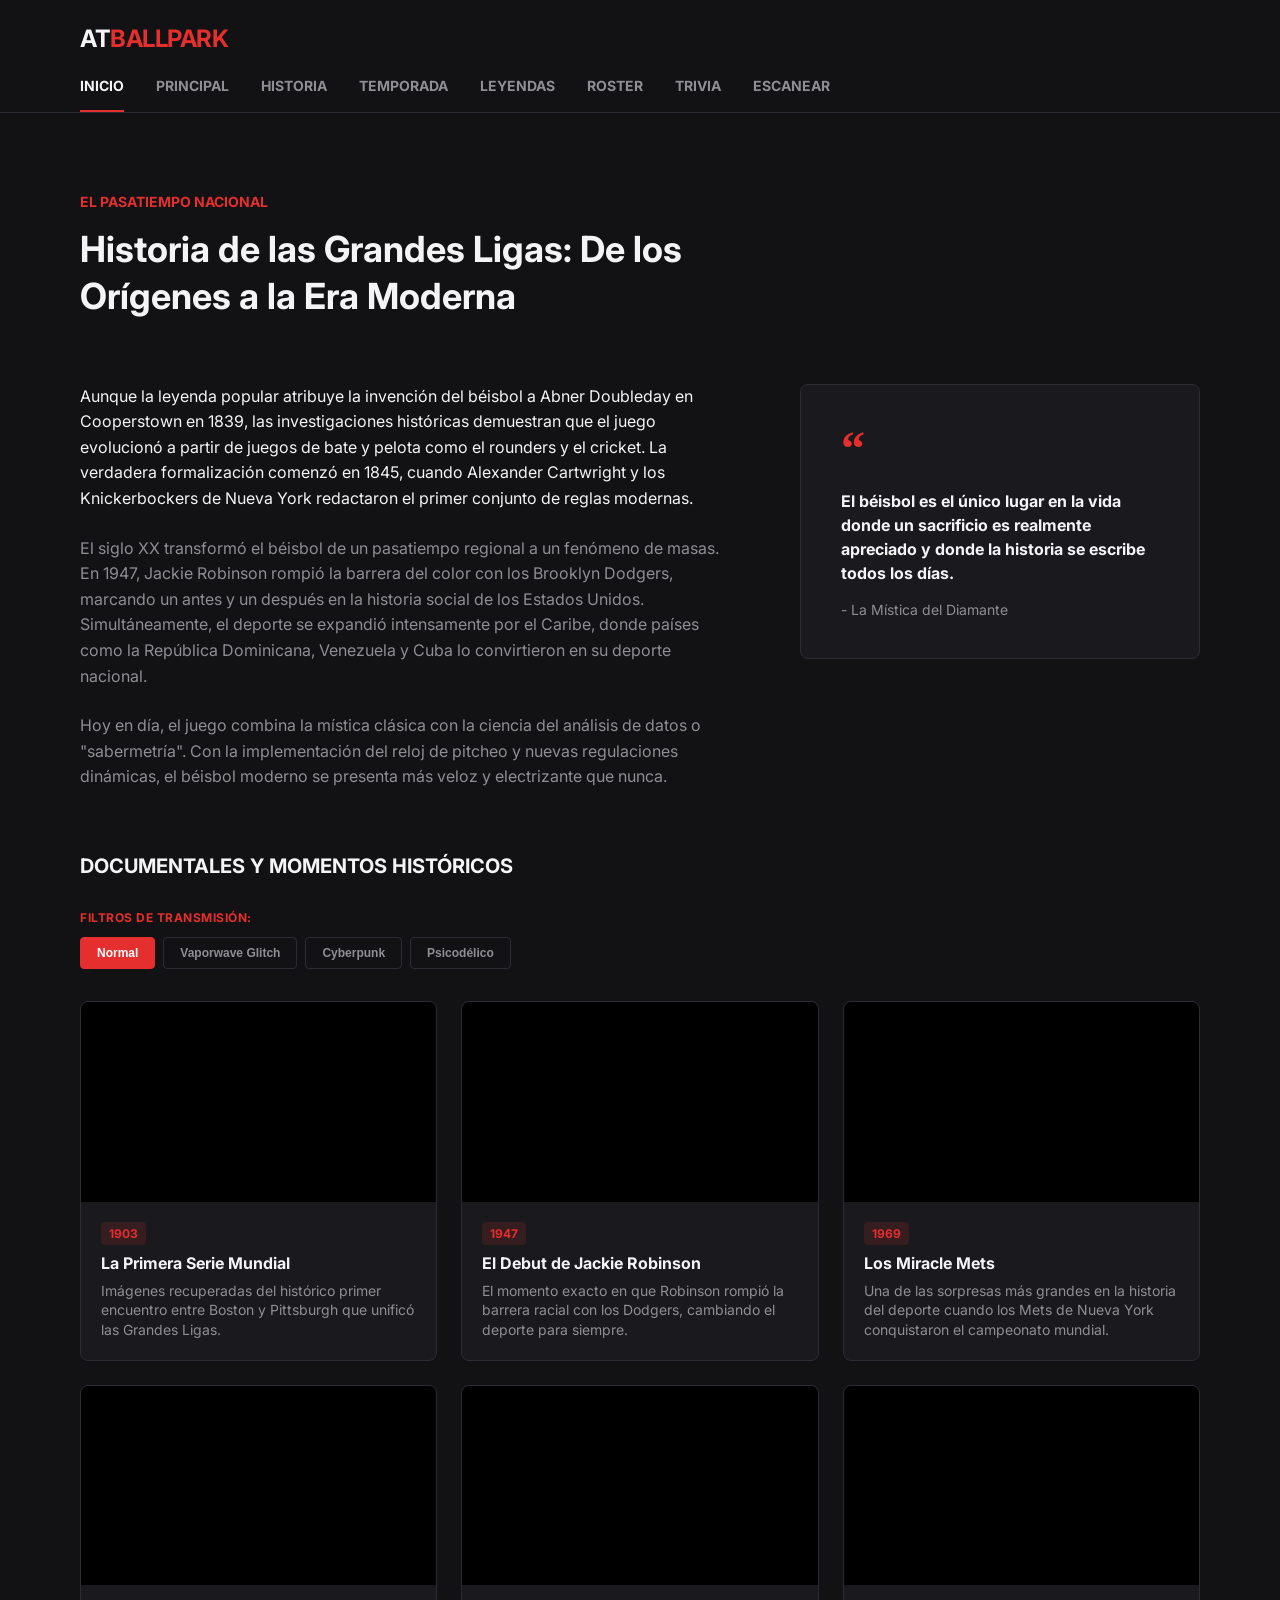
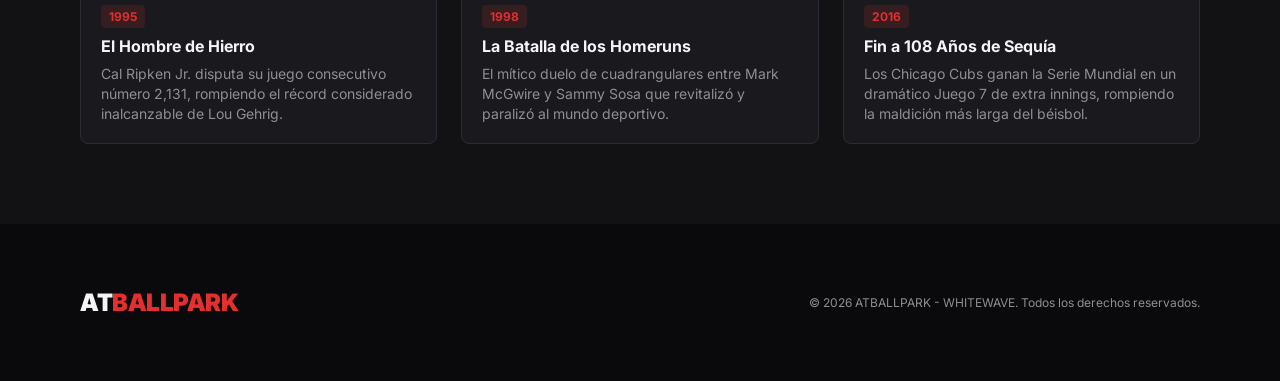
<file: index.html>
<!DOCTYPE html>
<html lang="es">

<head>
  <meta charset="UTF-8">
  <meta name="viewport" content="width=device-width, initial-scale=1.0">
  <title>ATBALLPARK - Inicio</title>
  <link rel="preconnect" href="https://fonts.googleapis.com">
  <link rel="preconnect" href="https://fonts.gstatic.com" crossorigin>
  <link href="https://fonts.googleapis.com/css2?family=Inter:wght@400;600;700;800&display=swap" rel="stylesheet">
  <link rel="stylesheet" href="CSS/globals/global.css">
  <link rel="stylesheet" href="CSS/globals/global-sidebar.css">
  <link rel="stylesheet" href="CSS/index.css">
</head>

<body>
  <section class="section-header" id="main-site-header">
    <div class="container">
      <header class="site-header">
        <div class="top-bar">
          <div class="logo"><span class="text-white">AT</span><span class="text-red">BALLPARK</span></div>

            <div class="logo-hamburguesa">
              <button class="button-menu">
                <img src="images/menu.svg" alt="menu de opciones" class="menu-logo">
              </button>
            </div>
          </div>
        </div>

        <nav class="nav-tabs">
          <a href="index.html" class="tab active">INICIO</a>
          <a href="Principal.html" class="tab">PRINCIPAL</a>
          <a href="historia.html" class="tab">HISTORIA</a>
          <a href="temporada.html" class="tab">TEMPORADA</a>
          <a href="leyendas.html" class="tab">LEYENDAS</a>
          <a href="roster.html" class="tab">ROSTER</a>
          <a href="trivia.html" class="tab">TRIVIA</a>
          <a href="Scan.html" class="tab">ESCANEAR</a>
        </nav>

        <div class="mobile-menu" id="mobile-menu">
          <div class="mobile-menu-header">
            <div class="logo">
              <span class="text-white">AT</span><span class="text-red">BALLPARK</span>
            </div>
            <button class="mobile-menu-close" id="mobile-menu-close">
              <img src="images/close-menu.svg" alt="botón cerrar menú" class="close-logo">
            </button>
          </div>
  
          <nav class="mobile-nav">
            <a href="index.html" class="active">INICIO</a>
            <a href="Principal.html">PRINCIPAL</a>
            <a href="historia.html">HISTORIA</a>
            <a href="temporada.html">TEMPORADA</a> 
            <a href="leyendas.html">LEYENDAS</a>
            <a href="roster.html">ROSTER</a>
            <a href="trivia.html">TRIVIA</a>
            <a href="Scan.html">ESCANEAR</a>
          </nav>
        </div>
        
        <div class="mobile-overlay" id="mobile-overlay"></div>
      </header>
    </div>
  </section>

  <section id="section-hero">
    <div class="container">
      <div class="hero-content">
        <h4 class="hero-subtitle">EL PASATIEMPO NACIONAL</h4>
        <h1 class="hero-title">Historia de las Grandes Ligas: De los Orígenes a la Era Moderna</h1>
      </div>
    </div>
  </section>

  <section id="section-narrative">
    <div class="container">
      <div class="narrative-container">
        <div class="narrative-text">
          <p class="text-highlight">Aunque la leyenda popular atribuye la invención del béisbol a Abner Doubleday en Cooperstown en 1839, las investigaciones históricas demuestran que el juego evolucionó a partir de juegos de bate y pelota como el rounders y el cricket. La verdadera formalización comenzó en 1845, cuando Alexander Cartwright y los Knickerbockers de Nueva York redactaron el primer conjunto de reglas modernas.</p>
          <p>El siglo XX transformó el béisbol de un pasatiempo regional a un fenómeno de masas. En 1947, Jackie Robinson rompió la barrera del color con los Brooklyn Dodgers, marcando un antes y un después en la historia social de los Estados Unidos. Simultáneamente, el deporte se expandió intensamente por el Caribe, donde países como la República Dominicana, Venezuela y Cuba lo convirtieron en su deporte nacional.</p>
          <p>Hoy en día, el juego combina la mística clásica con la ciencia del análisis de datos o "sabermetría". Con la implementación del reloj de pitcheo y nuevas regulaciones dinámicas, el béisbol moderno se presenta más veloz y electrizante que nunca.</p>
        </div>
        <aside class="narrative-quote">
          <div class="quote-mark">“</div>
          <blockquote class="quote-text">El béisbol es el único lugar en la vida donde un sacrificio es realmente apreciado y donde la historia se escribe todos los días.</blockquote>
          <cite class="quote-author">- La Mística del Diamante</cite>
        </aside>
      </div>
    </div>
  </section>

  <section id="section-videos">
    <div class="container">
      <div class="videos-container">
        <h3 class="videos-title">DOCUMENTALES Y MOMENTOS HISTÓRICOS</h3>
        
        <div class="video-filters-container">
          <span class="filter-label">Filtros de transmisión:</span>
          <div class="filter-buttons">
            <button class="btn-filter active" data-filter="normal">Normal</button>
            <button class="btn-filter" data-filter="glitch">Vaporwave Glitch</button>
            <button class="btn-filter" data-filter="cyberpunk">Cyberpunk</button>
            <button class="btn-filter" data-filter="psicodelico">Psicodélico</button>
          </div>
        </div>

        <div class="videos-grid" id="contenedor-videos">
          
          <article class="video-card">
            <div class="video-thumbnail">
                <iframe src="https://www.youtube.com/embed/04BoGEPNPcg" class="thumb-video" frameborder="0" allow="accelerometer; autoplay; clipboard-write; encrypted-media; gyroscope; picture-in-picture" allowfullscreen></iframe>
            </div>
            <div class="video-info">
                <span class="year-tag">1903</span>
                <h4 class="video-title">La Primera Serie Mundial</h4>
                <p class="video-desc">Imágenes recuperadas del histórico primer encuentro entre Boston y Pittsburgh que unificó las Grandes Ligas.</p>
            </div>
          </article>

          <article class="video-card">
            <div class="video-thumbnail">
                <iframe src="https://www.youtube.com/embed/7-LeyNk_x0I" class="thumb-video" frameborder="0" allow="accelerometer; autoplay; clipboard-write; encrypted-media; gyroscope; picture-in-picture" allowfullscreen></iframe>
            </div>
            <div class="video-info">
                <span class="year-tag">1947</span>
                <h4 class="video-title">El Debut de Jackie Robinson</h4>
                <p class="video-desc">El momento exacto en que Robinson rompió la barrera racial con los Dodgers, cambiando el deporte para siempre.</p>
            </div>
          </article>

          <article class="video-card">
            <div class="video-thumbnail">
                <iframe src="https://www.youtube.com/embed/RkHS08cOkqA" class="thumb-video" frameborder="0" allow="accelerometer; autoplay; clipboard-write; encrypted-media; gyroscope; picture-in-picture" allowfullscreen></iframe>
            </div>
            <div class="video-info">
                <span class="year-tag">1969</span>
                <h4 class="video-title">Los Miracle Mets</h4>
                <p class="video-desc">Una de las sorpresas más grandes en la historia del deporte cuando los Mets de Nueva York conquistaron el campeonato mundial.</p>
            </div>
          </article>

          <article class="video-card">
            <div class="video-thumbnail">
                <iframe src="https://www.youtube.com/embed/l2JiKu_wpIU" class="thumb-video" frameborder="0" allow="accelerometer; autoplay; clipboard-write; encrypted-media; gyroscope; picture-in-picture" allowfullscreen></iframe>
            </div>
            <div class="video-info">
                <span class="year-tag">1995</span>
                <h4 class="video-title">El Hombre de Hierro</h4>
                <p class="video-desc">Cal Ripken Jr. disputa su juego consecutivo número 2,131, rompiendo el récord considerado inalcanzable de Lou Gehrig.</p>
            </div>
          </article>

          <article class="video-card">
            <div class="video-thumbnail">
                <iframe src="https://www.youtube.com/embed/m0uw9eo7OQ4" class="thumb-video" frameborder="0" allow="accelerometer; autoplay; clipboard-write; encrypted-media; gyroscope; picture-in-picture" allowfullscreen></iframe>
            </div>
            <div class="video-info">
                <span class="year-tag">1998</span>
                <h4 class="video-title">La Batalla de los Homeruns</h4>
                <p class="video-desc">El mítico duelo de cuadrangulares entre Mark McGwire y Sammy Sosa que revitalizó y paralizó al mundo deportivo.</p>
            </div>
          </article>

          <article class="video-card">
            <div class="video-thumbnail">
                <iframe src="https://www.youtube.com/embed/fpbJj63ZFlI" class="thumb-video" frameborder="0" allow="accelerometer; autoplay; clipboard-write; encrypted-media; gyroscope; picture-in-picture" allowfullscreen></iframe>
            </div>
            <div class="video-info">
                <span class="year-tag">2016</span>
                <h4 class="video-title">Fin a 108 Años de Sequía</h4>
                <p class="video-desc">Los Chicago Cubs ganan la Serie Mundial en un dramático Juego 7 de extra innings, rompiendo la maldición más larga del béisbol.</p>
            </div>
          </article>

        </div>
      </div>
    </div>
  </section>

  <section class="footer-wrapper">
    <footer class="container site-footer">
      <div class="footer-content">
        <div class="brand-logo">
          <span class="brand-white">AT</span><span class="brand-red">BALLPARK</span>
        </div>
        <div class="copyright">
          <p>© 2026 ATBALLPARK - WHITEWAVE. Todos los derechos reservados.</p>
        </div>
      </div>
    </footer>
  </section>

  <script src="JS/global.js"></script>
  <script src="JS/index.js"></script>
</body>

</html>
</file>
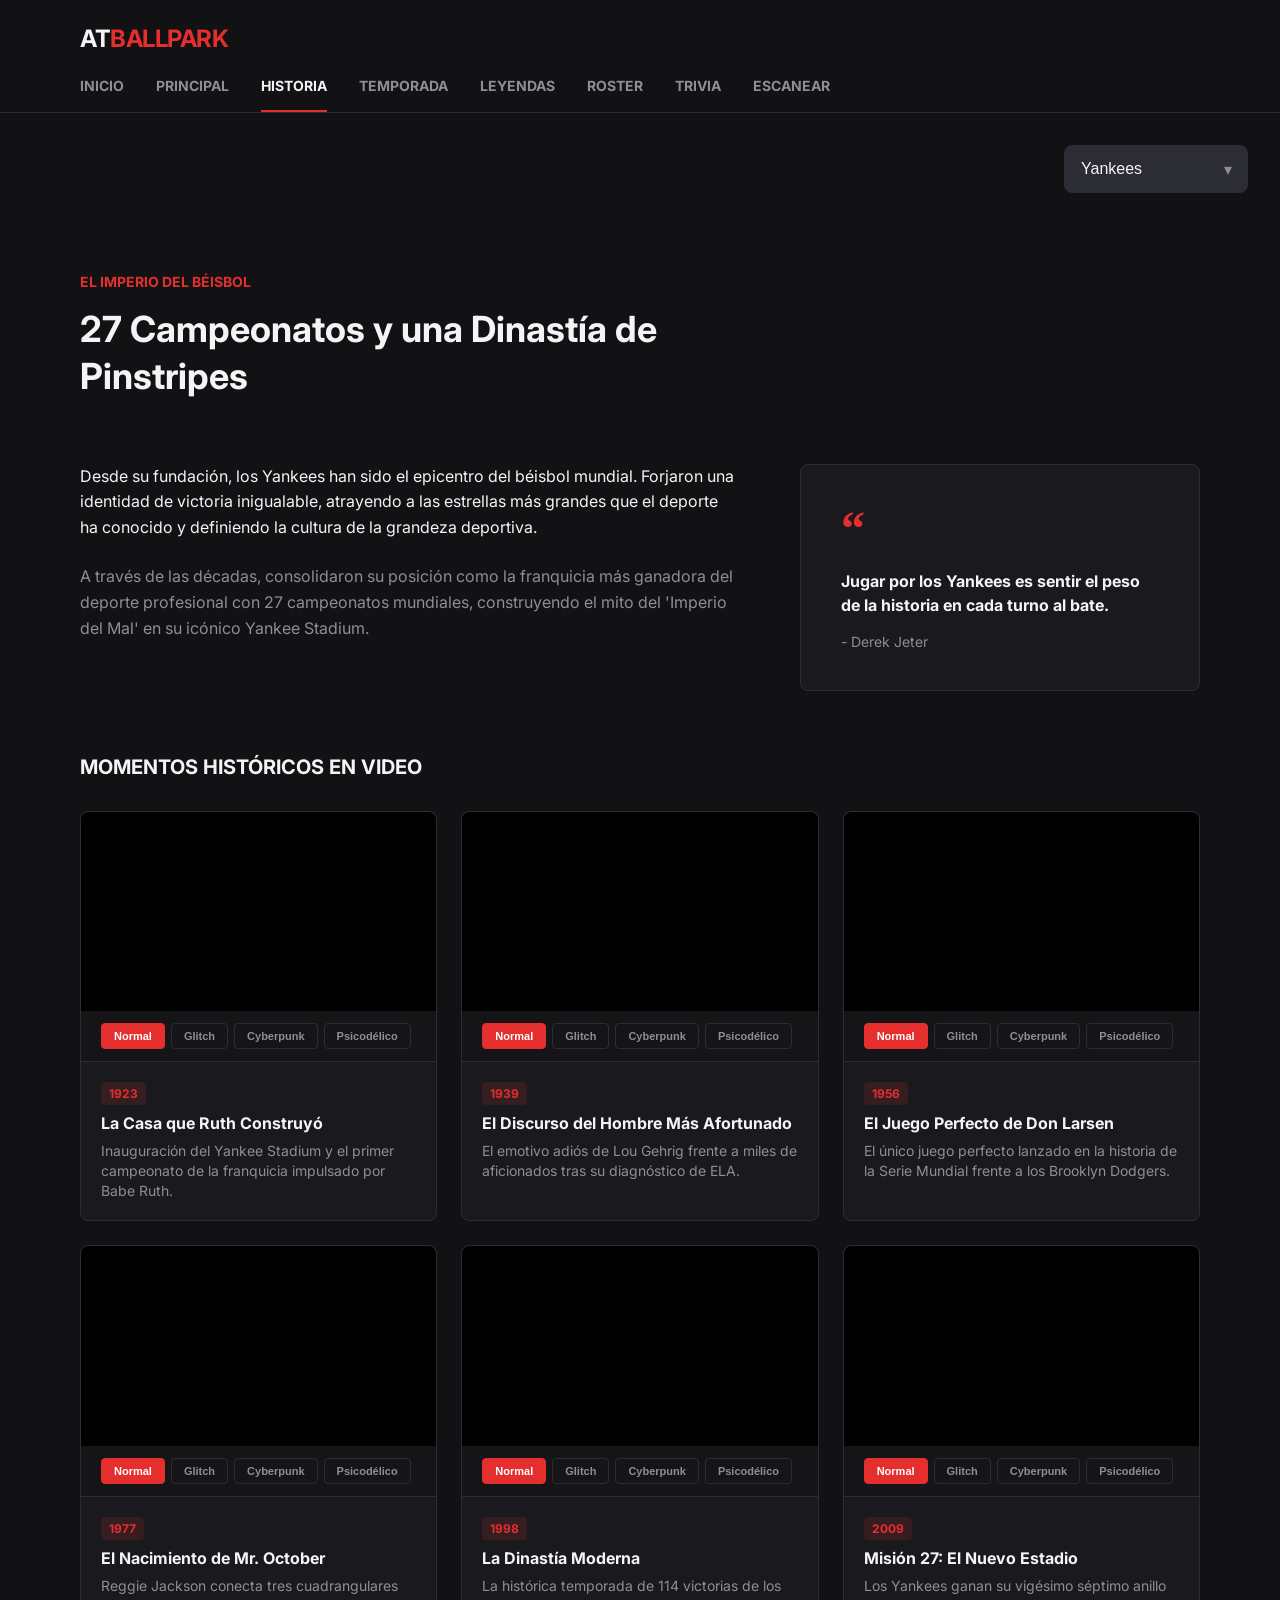
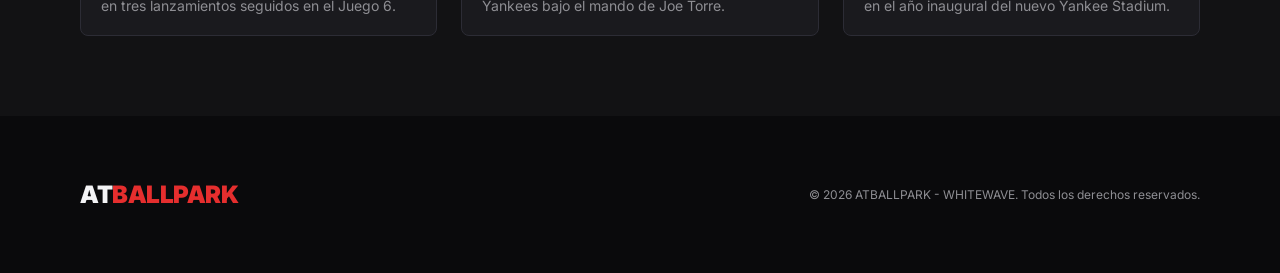
<file: historia.html>
<!DOCTYPE html>
<html lang="es">

<head>
  <meta charset="UTF-8">
  <meta name="viewport" content="width=device-width, initial-scale=1.0">
  <title>Historia</title>
  <link rel="preconnect" href="https://fonts.googleapis.com">
  <link rel="preconnect" href="https://fonts.gstatic.com" crossorigin>
  <link href="https://fonts.googleapis.com/css2?family=Inter:wght@400;700&display=swap" rel="stylesheet">
  <link rel="stylesheet" href="CSS/globals/global.css">
  <link rel="stylesheet" href="CSS/globals/global-sidebar.css">
  <link rel="stylesheet" href="CSS/historia.css">
</head>

<body>
  <section class="section-header" id="main-site-header">
    <div class="container">
      <header class="site-header">
        <div class="top-bar">
          <div class="logo"><span class="text-white">AT</span><span class="text-red">BALLPARK</span></div>

          <div class="header-actions">
            <div class="metadata">
              <div class="live-indicator">
                <img src="images/2_77.svg" alt="Live" class="live-dot">
                <span class="live-text">EN VIVO: 7º INNING</span>
              </div>
              <div class="location">SANTIAGO, RD</div>
            </div>

            <div class="logo-hamburguesa">
              <button class="button-menu">
                <img src="images/menu.svg" alt="menu de opciones" class="menu-logo">
              </button>
            </div>
          </div>
        </div>

        <nav class="nav-tabs">
          <a href="index.html" class="tab">INICIO</a>
          <a href="Principal.html" class="tab">PRINCIPAL</a>
          <a href="historia.html" class="tab active">HISTORIA</a>
          <a href="temporada.html" class="tab">TEMPORADA</a>
          <a href="leyendas.html" class="tab">LEYENDAS</a>
          <a href="roster.html" class="tab">ROSTER</a>
          <a href="trivia.html" class="tab">TRIVIA</a>
          <a href="Scan.html" class="tab">ESCANEAR</a>
        </nav>

        <div class="mobile-menu" id="mobile-menu">
          <div class="mobile-menu-header">
            <div class="logo">
              <span class="text-white">AT</span><span class="text-red">BALLPARK</span>
            </div>
            <button class="mobile-menu-close" id="mobile-menu-close">
              <img src="images/close-menu.svg" alt="botón cerrar menú" class="close-logo">
            </button>
          </div>

          <nav class="mobile-nav">
            <a href="index.html">INICIO</a>
            <a href="Principal.html">PRINCIPAL</a>
            <a href="historia.html" class="active">HISTORIA</a>
            <a href="temporada.html">TEMPORADA</a>
            <a href="leyendas.html">LEYENDAS</a>
            <a href="roster.html">ROSTER</a>
            <a href="trivia.html">TRIVIA</a>
            <a href="Scan.html">ESCANEAR</a>
          </nav>
        </div>

        <div class="mobile-overlay" id="mobile-overlay"></div>
      </header>
    </div>
  </section>

  <div class="combobox-equipos">
    <input type="text" id="combo-input" placeholder="Elige un equipo..." autocomplete="off" readonly>
    <span class="flecha">&#9662;</span>
    <ul class="combo-lista" id="combo-lista">
      <li>Rays</li>
      <li>Yankees</li>
      <li>Red Sox</li>
      <li>Orioles</li>
      <li>Blue Jays</li>
      <li>White Sox</li>
      <li>Guardians</li>
      <li>Twins</li>
      <li>Tigers</li>
      <li>Royals</li>
      <li>Astros</li>
      <li>Rangers</li>
      <li>Mariners</li>
      <li>Athletics</li>
      <li>Angels</li>
    </ul>
  </div>

  <section id="section-hero">
    <div class="container">
      <div class="hero-content">
        <h4 class="hero-subtitle" id="historia-subtitle">UNA TRADICIÓN DE GRANDEZA</h4>
        <h1 class="hero-title" id="historia-title">Más de Siete Décadas Escribiendo Páginas de Oro</h1>
      </div>
    </div>
  </section>

  <section id="section-narrative">
    <div class="container">
      <div class="narrative-container">
        <div class="narrative-text" id="historia-narrative">
          <p class="text-highlight">Cargando historia de la franquicia...</p>
          <p>Por favor espere.</p>
        </div>
        <aside class="narrative-quote">
          <div class="quote-mark">“</div>
          <blockquote class="quote-text" id="historia-quote">Cargando cita histórica...</blockquote>
          <cite class="quote-author" id="historia-author">- Leyenda del Equipo</cite>
        </aside>
      </div>
    </div>
  </section>

  <section id="section-videos">
    <div class="container">
      <div class="videos-container">
        <h3 class="videos-title">MOMENTOS HISTÓRICOS EN VIDEO</h3>
        
        <div class="videos-grid" id="contenedor-videos">
        </div>
      </div>
    </div>
  </section>

  <section class="footer-wrapper">
    <footer class="container site-footer">
      <div class="footer-content">
        <div class="brand-logo">
          <span class="brand-white">AT</span><span class="brand-red">BALLPARK</span>
        </div>
        <div class="copyright">
          <p>© 2026 ATBALLPARK - WHITEWAVE. Todos los derechos reservados.</p>
        </div>
      </div>
    </footer>
  </section>

  <script src="JS/global.js"></script>
  <script src="JS/historia.js"></script>
</body>

</html>
</file>
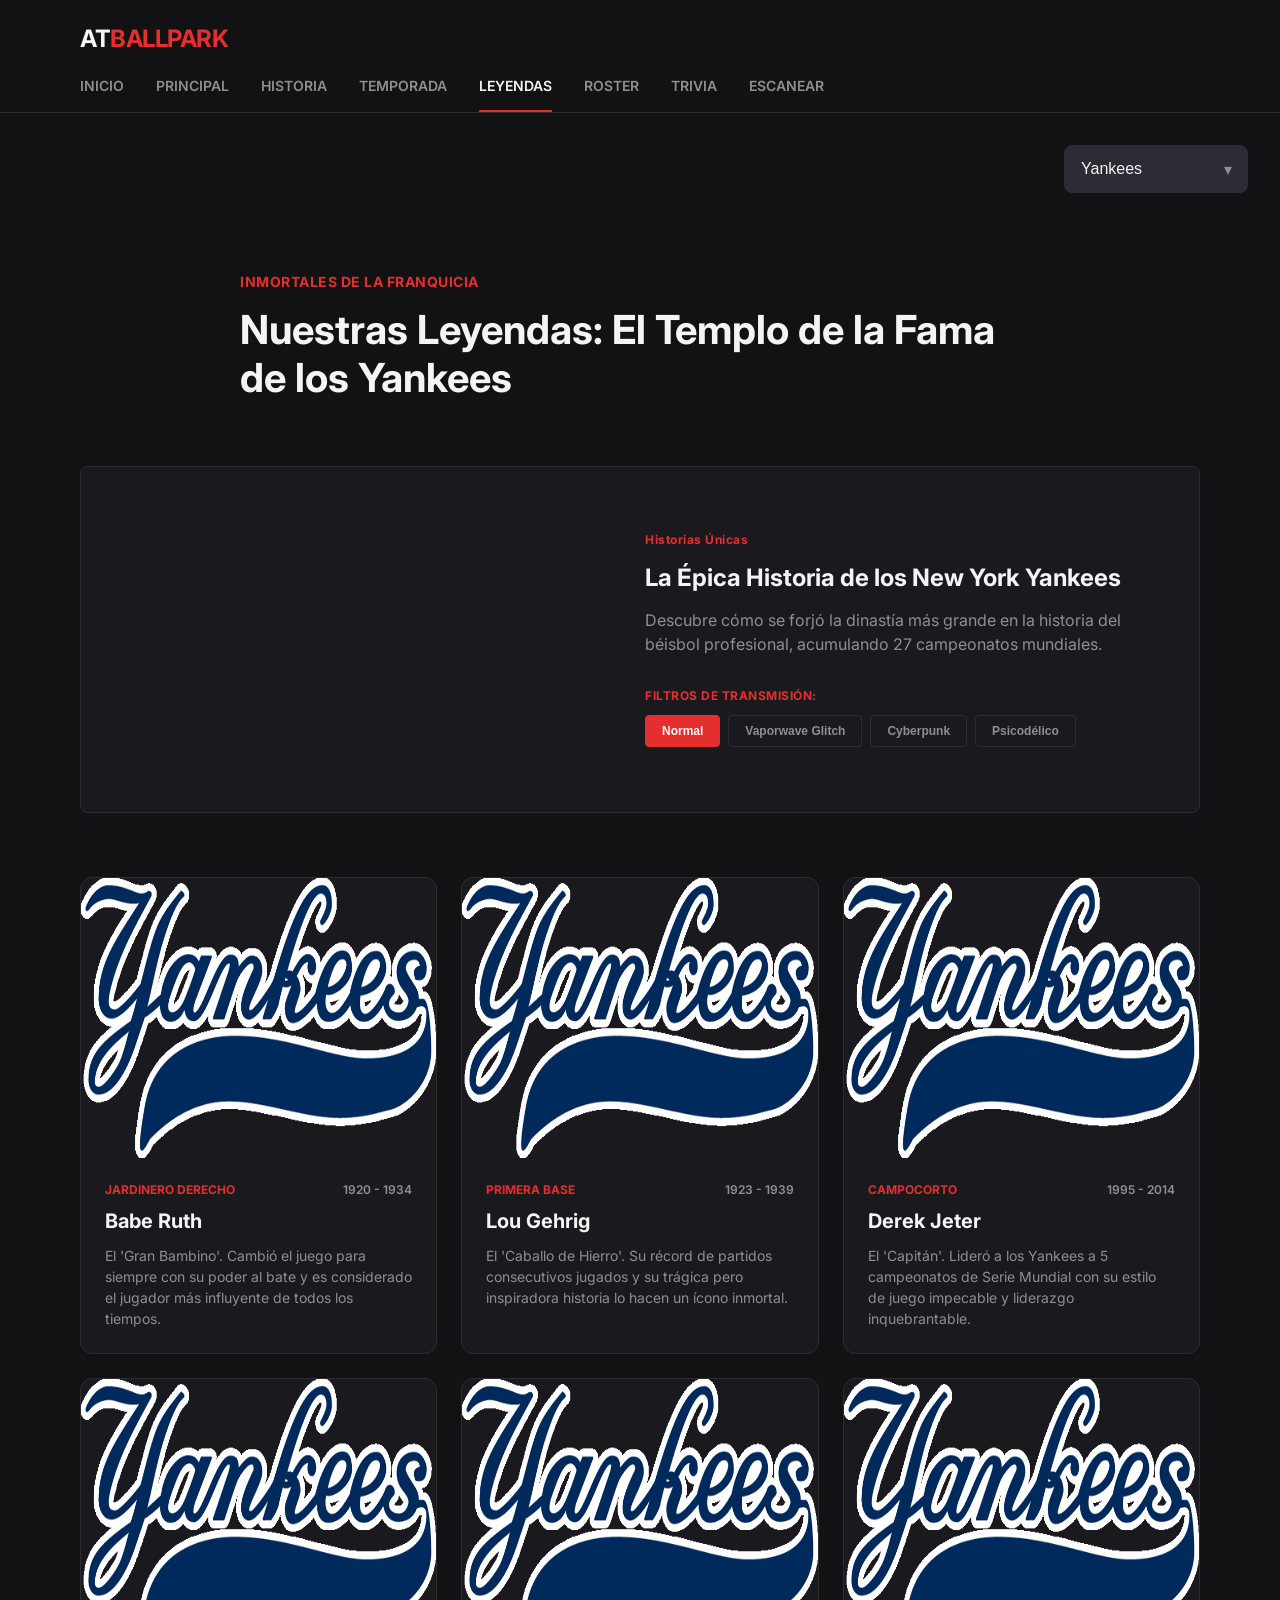
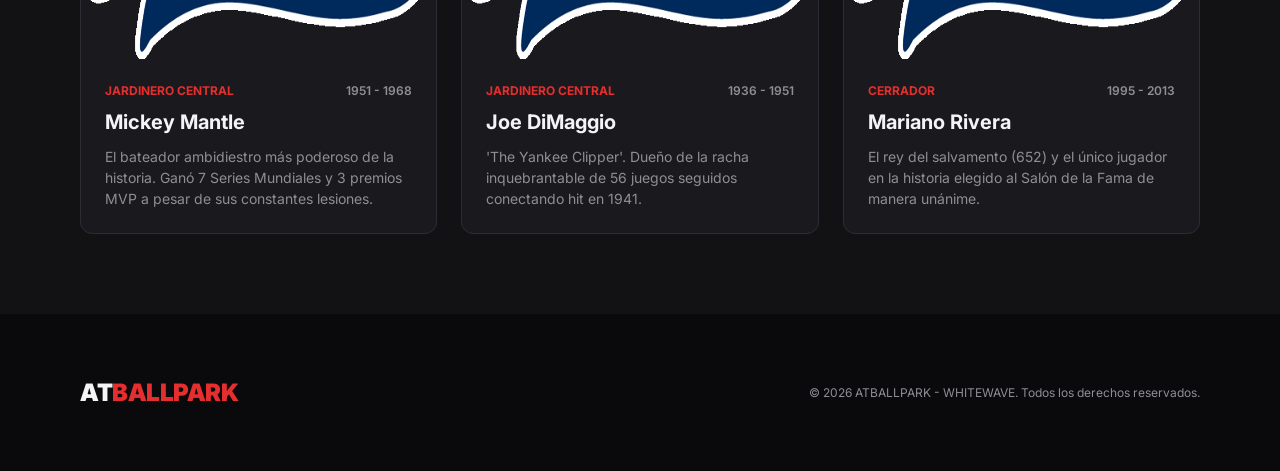
<file: leyendas.html>
<!DOCTYPE html>
<html lang="es">

<head>
  <meta charset="UTF-8">
  <meta name="viewport" content="width=device-width, initial-scale=1.0">
  <title>Leyendas</title>
  <link rel="preconnect" href="https://fonts.googleapis.com">
  <link rel="preconnect" href="https://fonts.gstatic.com" crossorigin>
  <link href="https://fonts.googleapis.com/css2?family=Inter:wght@400;600;700;800&display=swap" rel="stylesheet">
  <link rel="stylesheet" href="CSS/globals/global.css">
  <link rel="stylesheet" href="CSS/globals/global-sidebar.css">
  <link rel="stylesheet" href="CSS/leyendas.css">
</head>

<body>
  <section class="section-header" id="main-site-header">
    <div class="container">
      <header class="site-header">
        <div class="top-bar">
          <div class="logo"><span class="text-white">AT</span><span class="text-red">BALLPARK</span></div>

          <div class="header-actions">
            <div class="metadata">
              <div class="live-indicator">
                <img src="images/2_77.svg" alt="Live" class="live-dot">
                <span class="live-text">EN VIVO: 7º INNING</span>
              </div>
              <div class="location">SANTIAGO, RD</div>
            </div>

            <div class="logo-hamburguesa">
              <button class="button-menu">
                <img src="images/menu.svg" alt="menu de opciones" class="menu-logo">
              </button>
            </div>
          </div>
        </div>

        <nav class="nav-tabs">
          <a href="index.html" class="tab">INICIO</a>
          <a href="Principal.html" class="tab">PRINCIPAL</a>
          <a href="historia.html" class="tab">HISTORIA</a>
          <a href="temporada.html" class="tab">TEMPORADA</a>
          <a href="leyendas.html" class="tab active">LEYENDAS</a>
          <a href="roster.html" class="tab">ROSTER</a>
          <a href="trivia.html" class="tab">TRIVIA</a>
          <a href="Scan.html" class="tab">ESCANEAR</a>
        </nav>

        <div class="mobile-menu" id="mobile-menu">
          <div class="mobile-menu-header">
            <div class="logo">
              <span class="text-white">AT</span><span class="text-red">BALLPARK</span>
            </div>
            <button class="mobile-menu-close" id="mobile-menu-close">
              <img src="images/close-menu.svg" alt="botón cerrar menú" class="close-logo">
            </button>
          </div>

          <nav class="mobile-nav">
            <a href="index.html">INICIO</a>
            <a href="Principal.html">PRINCIPAL</a>
            <a href="historia.html">HISTORIA</a>
            <a href="temporada.html">TEMPORADA</a>
            <a href="leyendas.html" class="active">LEYENDAS</a>
            <a href="roster.html">ROSTER</a>
            <a href="trivia.html">TRIVIA</a>
            <a href="Scan.html">ESCANEAR</a>
          </nav>
        </div>

        <div class="mobile-overlay" id="mobile-overlay"></div>
      </header>
    </div>
  </section>

  <div class="combobox-equipos">
    <input type="text" id="combo-input" placeholder="Elige un equipo..." autocomplete="off" readonly>
    <span class="flecha">&#9662;</span>

    <ul class="combo-lista" id="combo-lista">
      <li>Rays</li>
      <li>Yankees</li>
      <li>Red Sox</li>
      <li>Orioles</li>
      <li>Blue Jays</li>
      <li>White Sox</li>
      <li>Guardians</li>
      <li>Twins</li>
      <li>Tigers</li>
      <li>Royals</li>
      <li>Astros</li>
      <li>Rangers</li>
      <li>Mariners</li>
      <li>Athletics</li>
      <li>Angels</li>
    </ul>
  </div>

  <section id="section-hero">
    <div class="hero-content container">
      <h3 class="hero-subtitle">INMORTALES DE LA FRANQUICIA</h3>
      <h1 class="hero-title" id="titulo-leyendas">Nuestras Leyendas: El Templo de la Fama</h1>
    </div>
  </section>

  <section id="section-featured-video">
    <div class="featured-container container">
      <div class="video-card">
        <div class="video-thumbnail">
          <iframe id="video-iframe" width="100%" height="100%" src="" title="Video Histórico" frameborder="0" allow="accelerometer; autoplay; clipboard-write; encrypted-media; gyroscope; picture-in-picture; web-share" referrerpolicy="strict-origin-when-cross-origin" allowfullscreen class="thumb-video"></iframe>
        </div>
        <div class="video-meta">
          <span class="meta-tag">Historias Únicas</span>
          <h2 class="meta-title" id="video-titulo">Cargando video...</h2>
          <p class="meta-desc" id="video-desc">Espere un momento mientras se carga la información histórica del equipo.</p>


          <div class="video-filters-container">
            <span class="filter-label">Filtros de transmisión:</span>
            <div class="filter-buttons">
              <button class="btn-filter active" data-filter="normal">Normal</button>
              <button class="btn-filter" data-filter="glitch">Vaporwave Glitch</button>
              <button class="btn-filter" data-filter="cyberpunk">Cyberpunk</button>
              <button class="btn-filter" data-filter="psicodelico">Psicodélico</button>
            </div>
          </div>


        </div>
      </div>
    </div>
  </section>

  <section id="section-legends-grid">

    <div class="grid-container container" id="contenedor-leyendas">
    </div>
  </section>

  <section class="footer-wrapper">
    <footer class="container site-footer">
      <div class="footer-content">
        <div class="brand-logo">
          <span class="brand-white">AT</span><span class="brand-red">BALLPARK</span>
        </div>
        <div class="copyright">
          <p>© 2026 ATBALLPARK - WHITEWAVE. Todos los derechos reservados.</p>
        </div>
      </div>
    </footer>
  </section>

  <script src="JS/global.js"></script>
  <script src="JS/leyendas.js"></script>
</body>

</html>
</file>
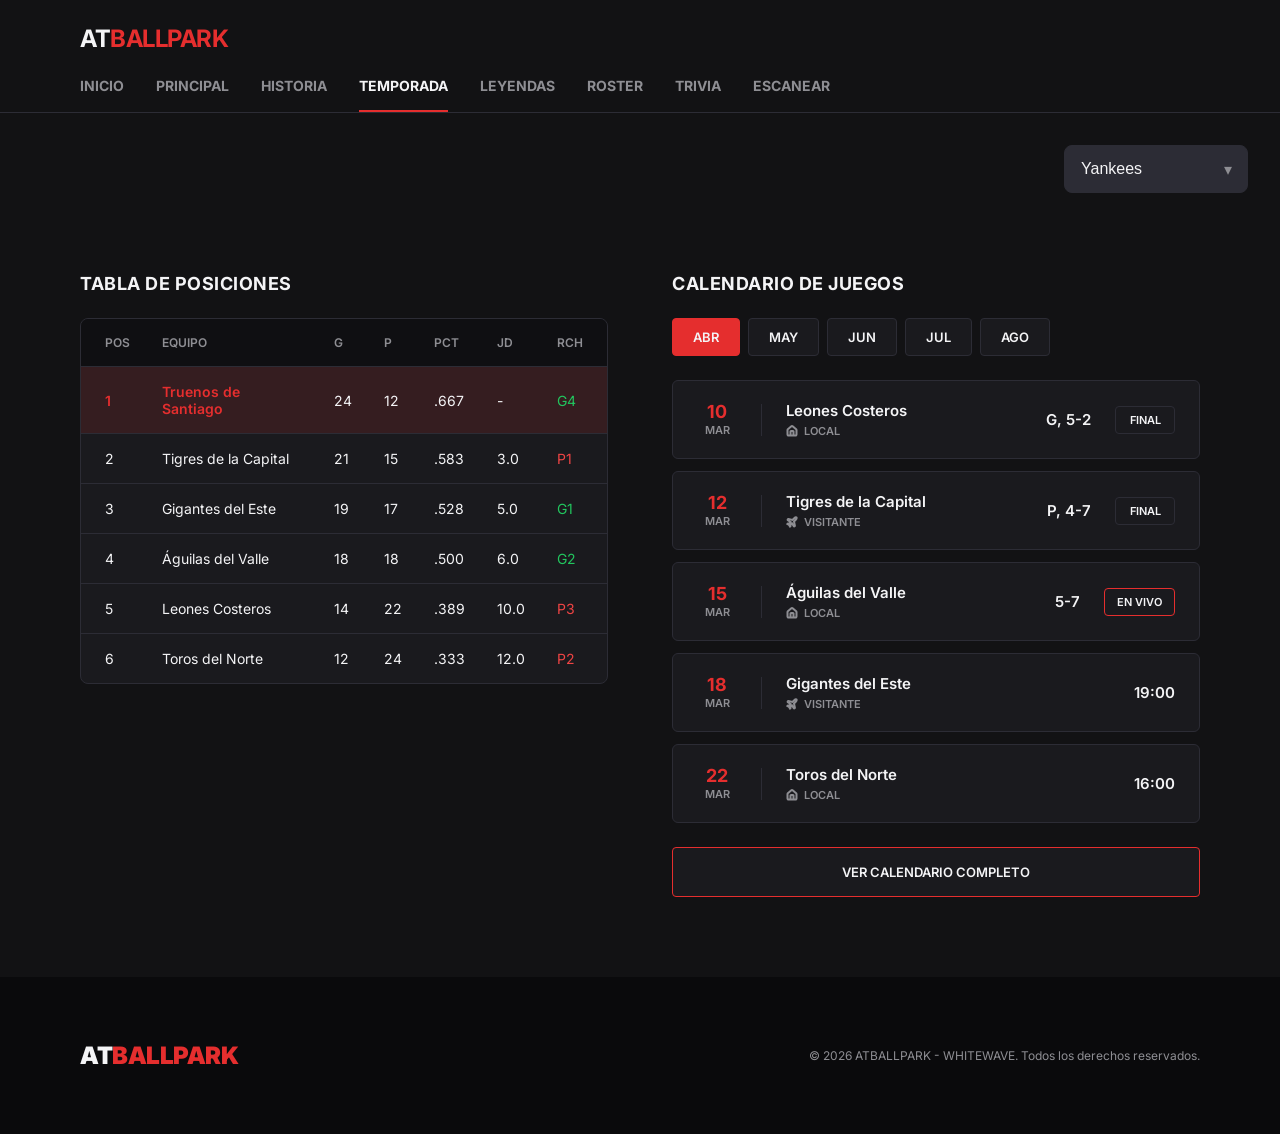
<file: temporada.html>
<!DOCTYPE html>
<html lang="en">

<head>
  <meta charset="UTF-8">
  <meta name="viewport" content="width=device-width, initial-scale=1.0">
  <title>Temporada</title>
  <meta charset="UTF-8">
  <meta name="viewport" content="width=device-width, initial-scale=1.0">
  <link rel="preconnect" href="https://fonts.googleapis.com">
  <link rel="preconnect" href="https://fonts.gstatic.com" crossorigin>
  <link href="https://fonts.googleapis.com/css2?family=Inter:wght@400;600;700&display=swap" rel="stylesheet">
  <link rel="stylesheet" href="CSS/globals/global.css">
  <link rel="stylesheet" href="CSS/globals/global-sidebar.css">
  <link rel="stylesheet" href="CSS/temporada.css">

</head>

<body>
  <section class="section-header" id="main-site-header">
    <div class="container">
      <header class="site-header">
        <div class="top-bar">
          <div class="logo"><span class="text-white">AT</span><span class="text-red">BALLPARK</span></div>

          <div class="header-actions">
            <div class="metadata">
              <div class="live-indicator">
                <img src="images/2_77.svg" alt="Live" class="live-dot">
                <span class="live-text">EN VIVO: 7º INNING</span>
              </div>
              <div class="location">SANTIAGO, RD</div>
            </div>

            <div class="logo-hamburguesa">
              <button class="button-menu">
                <img src="images/menu.svg" alt="menu de opciones" class="menu-logo">
              </button>
            </div>
          </div>
        </div>

        <nav class="nav-tabs">
          <a href="index.html" class="tab">INICIO</a>
          <a href="Principal.html" class="tab">PRINCIPAL</a>
          <a href="historia.html" class="tab">HISTORIA</a>
          <a href="temporada.html" class="tab active">TEMPORADA</a>
          <a href="leyendas.html" class="tab">LEYENDAS</a>
          <a href="roster.html" class="tab">ROSTER</a>
          <a href="trivia.html" class="tab">TRIVIA</a>
          <a href="Scan.html" class="tab">ESCANEAR</a>
        </nav>


        <div class="mobile-menu" id="mobile-menu">
          <div class="mobile-menu-header">
            <div class="logo">
              <span class="text-white">AT</span><span class="text-red">BALLPARK</span>
            </div>

            <button class="mobile-menu-close" id="mobile-menu-close">
              <img src="images/close-menu.svg" alt="botón cerrar menú" class="close-logo">
            </button>
          </div>

          <nav class="mobile-nav">
            <a href="index.html">INICIO</a>
            <a href="Principal.html">PRINCIPAL</a>
            <a href="historia.html">HISTORIA</a>
            <a href="temporada.html" class="active">TEMPORADA</a>
            <a href="leyendas.html">LEYENDAS</a>
            <a href="roster.html">ROSTER</a>
            <a href="trivia.html">TRIVIA</a>
            <a href="Scan.html">ESCANEAR</a>
          </nav>
        </div>

        <div class="mobile-overlay" id="mobile-overlay"></div>
      </header>
    </div>
  </section>


  <div class="combobox-equipos">
    <input type="text" id="combo-input" placeholder="Elige un equipo..." autocomplete="off" readonly>
    <span class="flecha">&#9662;</span>

    <ul class="combo-lista" id="combo-lista">
      <li>Rays</li>
      <li>Yankees</li>
      <li>Red Sox</li>
      <li>Orioles</li>
      <li>Blue Jays</li>
      <li>White Sox</li>
      <li>Guardians</li>
      <li>Twins</li>
      <li>Tigers</li>
      <li>Royals</li>
      <li>Astros</li>
      <li>Rangers</li>
      <li>Mariners</li>
      <li>Athletics</li>
      <li>Angels</li>
    </ul>
  </div>





  <section id="section-main">
    <div class="main-content container">


      <div class="standings-section">
        <h2 class="section-title">TABLA DE POSICIONES</h2>
        <div class="table-container">
          <table class="standings-table">
            <thead>
              <tr>
                <th class="col-pos">POS</th>
                <th class="col-equipo">EQUIPO</th>
                <th class="col-g">G</th>
                <th class="col-p">P</th>
                <th class="col-pct">PCT</th>
                <th class="col-jd">JD</th>
                <th class="col-rch">RCH</th>
              </tr>
            </thead>
            <tbody>
              <tr class="highlight-row">
                <td class="col-pos">1</td>
                <td class="col-equipo">Truenos de Santiago</td>
                <td class="col-g">24</td>
                <td class="col-p">12</td>
                <td class="col-pct">.667</td>
                <td class="col-jd">-</td>
                <td class="col-rch text-win">G4</td>
              </tr>
              <tr>
                <td class="col-pos">2</td>
                <td class="col-equipo">Tigres de la Capital</td>
                <td class="col-g">21</td>
                <td class="col-p">15</td>
                <td class="col-pct">.583</td>
                <td class="col-jd">3.0</td>
                <td class="col-rch text-loss">P1</td>
              </tr>
              <tr>
                <td class="col-pos">3</td>
                <td class="col-equipo">Gigantes del Este</td>
                <td class="col-g">19</td>
                <td class="col-p">17</td>
                <td class="col-pct">.528</td>
                <td class="col-jd">5.0</td>
                <td class="col-rch text-win">G1</td>
              </tr>
              <tr>
                <td class="col-pos">4</td>
                <td class="col-equipo">Águilas del Valle</td>
                <td class="col-g">18</td>
                <td class="col-p">18</td>
                <td class="col-pct">.500</td>
                <td class="col-jd">6.0</td>
                <td class="col-rch text-win">G2</td>
              </tr>
              <tr>
                <td class="col-pos">5</td>
                <td class="col-equipo">Leones Costeros</td>
                <td class="col-g">14</td>
                <td class="col-p">22</td>
                <td class="col-pct">.389</td>
                <td class="col-jd">10.0</td>
                <td class="col-rch text-loss">P3</td>
              </tr>
              <tr>
                <td class="col-pos">6</td>
                <td class="col-equipo">Toros del Norte</td>
                <td class="col-g">12</td>
                <td class="col-p">24</td>
                <td class="col-pct">.333</td>
                <td class="col-jd">12.0</td>
                <td class="col-rch text-loss">P2</td>
              </tr>
            </tbody>
          </table>
        </div>
      </div>


      <div class="calendar-section">
        <h2 class="section-title">CALENDARIO DE JUEGOS</h2>
        <div class="month-filters">
          <button class="month-btn active">ABR</button>
          <button class="month-btn">MAY</button>
          <button class="month-btn">JUN</button>
          <button class="month-btn">JUL</button>
          <button class="month-btn">AGO</button>
        </div>

        <div class="schedule-list">

          <div class="schedule-item">
            <div class="date-opponent">
              <div class="date-box">
                <span class="date-day">10</span>
                <span class="date-month">MAR</span>
              </div>
              <div class="divider-line"></div>
              <div class="opponent-info">
                <div class="opponent-name">Leones Costeros</div>
                <div class="home-away">
                  <img src="images/2_494.svg" alt="Local" class="icon">
                  <span>LOCAL</span>
                </div>
              </div>
            </div>
            <div class="score-action">
              <div class="score">G, 5-2</div>
              <div class="game-meta final">FINAL</div>
            </div>
          </div>


          <div class="schedule-item">
            <div class="date-opponent">
              <div class="date-box">
                <span class="date-day">12</span>
                <span class="date-month">MAR</span>
              </div>
              <div class="divider-line"></div>
              <div class="opponent-info">
                <div class="opponent-name">Tigres de la Capital</div>
                <div class="home-away">
                  <img src="images/2_497.svg" alt="Visitante" class="icon">
                  <span>VISITANTE</span>
                </div>
              </div>
            </div>
            <div class="score-action">
              <div class="score">P, 4-7</div>
              <div class="game-meta final">FINAL</div>
            </div>
          </div>


          <div class="schedule-item">
            <div class="date-opponent">
              <div class="date-box">
                <span class="date-day">15</span>
                <span class="date-month">MAR</span>
              </div>
              <div class="divider-line"></div>
              <div class="opponent-info">
                <div class="opponent-name">Águilas del Valle</div>
                <div class="home-away">
                  <img src="images/2_500.svg" alt="Local" class="icon">
                  <span>LOCAL</span>
                </div>
              </div>
            </div>
            <div class="score-action">
              <div class="score">5-7</div>
              <div class="game-meta live">EN VIVO</div>
            </div>
          </div>


          <div class="schedule-item">
            <div class="date-opponent">
              <div class="date-box">
                <span class="date-day">18</span>
                <span class="date-month">MAR</span>
              </div>
              <div class="divider-line"></div>
              <div class="opponent-info">
                <div class="opponent-name">Gigantes del Este</div>
                <div class="home-away">
                  <img src="images/2_503.svg" alt="Visitante" class="icon">
                  <span>VISITANTE</span>
                </div>
              </div>
            </div>
            <div class="score-action">
              <div class="game-meta time">19:00</div>
            </div>
          </div>


          <div class="schedule-item">
            <div class="date-opponent">
              <div class="date-box">
                <span class="date-day">22</span>
                <span class="date-month">MAR</span>
              </div>
              <div class="divider-line"></div>
              <div class="opponent-info">
                <div class="opponent-name">Toros del Norte</div>
                <div class="home-away">
                  <img src="images/2_506.svg" alt="Local" class="icon">
                  <span>LOCAL</span>
                </div>
              </div>
            </div>
            <div class="score-action">
              <div class="game-meta time">16:00</div>
            </div>
          </div>
        </div>

        <button class="full-schedule-btn">VER CALENDARIO COMPLETO</button>
      </div>
    </div>
  </section>


  <section class="footer-wrapper">
    <footer class="container site-footer">
      <div class="footer-content">
        <div class="brand-logo">
          <span class="brand-white">AT</span><span class="brand-red">BALLPARK</span>
        </div>
        <div class="copyright">
          <p>© 2026 ATBALLPARK - WHITEWAVE. Todos los derechos reservados.</p>
        </div>
      </div>
    </footer>
  </section>

  <script src="JS/global.js"></script>
  <script src="JS/temporada.js"></script>
</body>

</html>
</file>
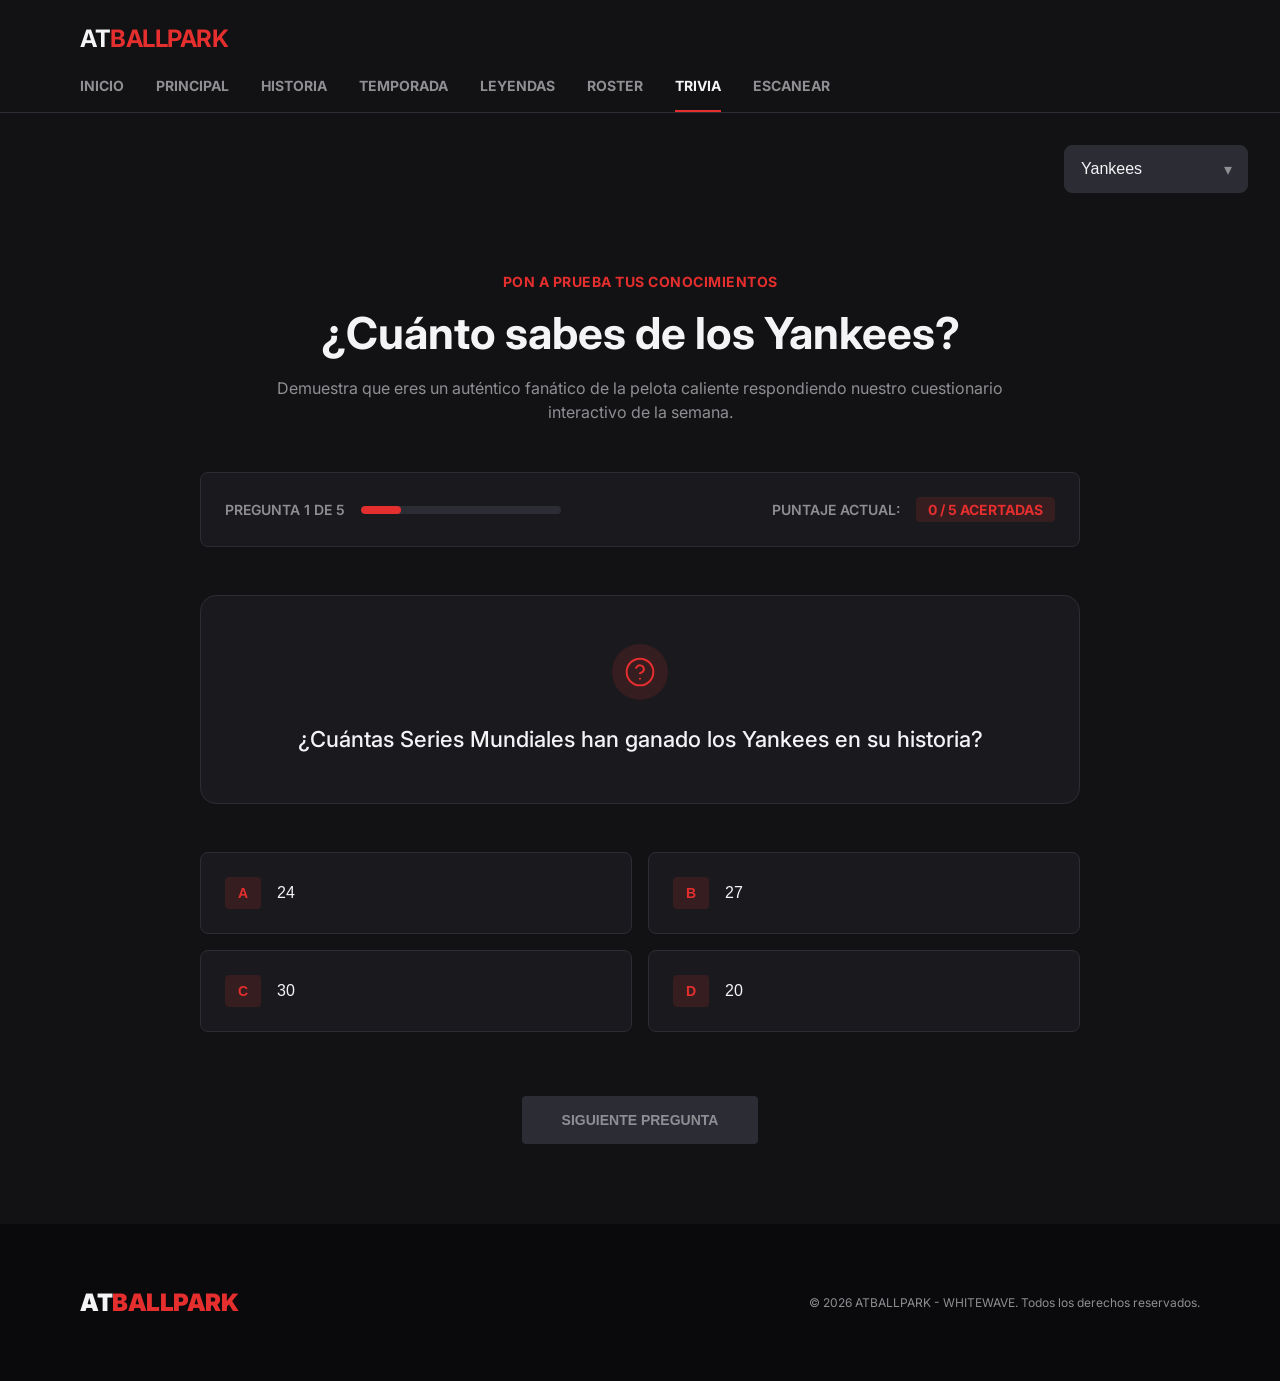
<file: trivia.html>
<!DOCTYPE html>
<html lang="en">

<head>
  <meta charset="UTF-8">
  <meta name="viewport" content="width=device-width, initial-scale=1.0">
  <title>Trivia</title>
  <link rel="preconnect" href="https://fonts.googleapis.com">
  <link rel="preconnect" href="https://fonts.gstatic.com" crossorigin>
  <link href="https://fonts.googleapis.com/css2?family=Inter:wght@400;500;600;700&display=swap" rel="stylesheet">
  <link rel="stylesheet" href="CSS/globals/global.css">
  <link rel="stylesheet" href="CSS/globals/global-sidebar.css">
  <link rel="stylesheet" href="CSS/trivia.css">
</head>

<body>
  <section class="section-header" id="main-site-header">
    <div class="container">
      <header class="site-header">
        <div class="top-bar">
          <div class="logo"><span class="text-white">AT</span><span class="text-red">BALLPARK</span></div>

          <div class="header-actions">
            <div class="metadata">
              <div class="live-indicator">
                <img src="images/2_77.svg" alt="Live" class="live-dot">
                <span class="live-text">EN VIVO: 7º INNING</span>
              </div>
              <div class="location">SANTIAGO, RD</div>
            </div>

            <div class="logo-hamburguesa">
              <button class="button-menu">
                <img src="images/menu.svg" alt="menu de opciones" class="menu-logo">
              </button>
            </div>
          </div>
        </div>

        <nav class="nav-tabs">
          <a href="index.html" class="tab">INICIO</a>
          <a href="Principal.html" class="tab">PRINCIPAL</a>
          <a href="historia.html" class="tab">HISTORIA</a>
          <a href="temporada.html" class="tab">TEMPORADA</a>
          <a href="leyendas.html" class="tab">LEYENDAS</a>
          <a href="roster.html" class="tab">ROSTER</a>
          <a href="trivia.html" class="tab active">TRIVIA</a>
          <a href="Scan.html" class="tab">ESCANEAR</a>
        </nav>


        <div class="mobile-menu" id="mobile-menu">
          <div class="mobile-menu-header">
            <div class="logo">
              <span class="text-white">AT</span><span class="text-red">BALLPARK</span>
            </div>

            <button class="mobile-menu-close" id="mobile-menu-close">
              <img src="images/close-menu.svg" alt="botón cerrar menú" class="close-logo">
            </button>
          </div>

          <nav class="mobile-nav">
            <a href="index.html">INICIO</a>
            <a href="Principal.html">PRINCIPAL</a>
            <a href="historia.html">HISTORIA</a>
            <a href="temporada.html">TEMPORADA</a>
            <a href="leyendas.html">LEYENDAS</a>
            <a href="roster.html">ROSTER</a>
            <a href="trivia.html" class="active">TRIVIA</a>
            <a href="Scan.html">ESCANEAR</a>
          </nav>
        </div>

        <div class="mobile-overlay" id="mobile-overlay"></div>
      </header>
    </div>
  </section>

  <div class="combobox-equipos">
    <input type="text" id="combo-input" placeholder="Elige un equipo..." autocomplete="off" readonly>
    <span class="flecha">&#9662;</span>

    <ul class="combo-lista" id="combo-lista">
      <li>Rays</li>
      <li>Yankees</li>
      <li>Red Sox</li>
      <li>Orioles</li>
      <li>Blue Jays</li>
      <li>White Sox</li>
      <li>Guardians</li>
      <li>Twins</li>
      <li>Tigers</li>
      <li>Royals</li>
      <li>Astros</li>
      <li>Rangers</li>
      <li>Mariners</li>
      <li>Athletics</li>
      <li>Angels</li>
    </ul>
  </div>

  <section id="section-trivia">
    <div class="trivia-container">
      <div class="header-block">
        <span class="pre-title">PON A PRUEBA TUS CONOCIMIENTOS</span>
        <h2 class="title">¿Cuánto sabes de béisbol?</h2>
        <p class="subtitle">Demuestra que eres un auténtico fanático de la pelota caliente respondiendo nuestro cuestionario interactivo de la semana.</p>
      </div>

      <div id="reward-card" class="collectible-card" style="display: none;">
        <div class="card-inner">
            <div class="card-glare"></div>
            <div class="reward-header">
                <span class="reward-tag">PREMIO EXCLUSIVO</span>
                <h3 class="reward-title">Tarjeta Histórica</h3>
            </div>
            <div class="reward-image-box">
                <img src="images/logo.png" alt="Leyenda" id="reward-img" class="reward-img">
            </div>
            <div class="reward-info">
                <h4 id="reward-name" class="reward-name">Cargando...</h4>
                <p id="reward-desc" class="reward-desc">Obteniendo datos del Salón de la Fama...</p>
            </div>
        </div>
      </div>

      <div class="dashboard" id="trivia-dashboard">
        <div class="progress-group">
          <span class="label">PREGUNTA 1 DE 5</span>
          <div class="progress-bg">
            <div class="progress-fill" style="width: 20%;"></div>
          </div>
        </div>
        <div class="score-group">
          <span class="label">PUNTAJE ACTUAL:</span>
          <div class="score-badge">0 / 5 ACERTADAS</div>
        </div>
      </div>

      <div class="question-card" id="trivia-question-box">
        <div class="icon-box">
          <img src="images/39_184.svg" alt="Question Icon">
        </div>
        <h3 class="question-text">Cargando...</h3>
      </div>

      <div class="answers-grid" id="trivia-answers">
        <button class="answer-btn">
          <div class="option-indicator">A</div>
          <span class="answer-text">Opción A</span>
        </button>
        <button class="answer-btn">
          <div class="option-indicator">B</div>
          <span class="answer-text">Opción B</span>
        </button>
        <button class="answer-btn">
          <div class="option-indicator">C</div>
          <span class="answer-text">Opción C</span>
        </button>
        <button class="answer-btn">
          <div class="option-indicator">D</div>
          <span class="answer-text">Opción D</span>
        </button>
      </div>

      <div class="actions">
        <button class="btn-primary">SIGUIENTE PREGUNTA</button>
      </div>
    </div>
  </section>

  <section class="footer-wrapper">
    <footer class="container site-footer">
      <div class="footer-content">
        <div class="brand-logo">
          <span class="brand-white">AT</span><span class="brand-red">BALLPARK</span>
        </div>
        <div class="copyright">
          <p>© 2026 ATBALLPARK - WHITEWAVE. Todos los derechos reservados.</p>
        </div>
      </div>
    </footer>
  </section>

  <script src="JS/global.js"></script>
  <script src="JS/trivia.js"></script>
</body>

</html>
</file>
<file: CSS/globals/global.css>
body {
  min-height: 100vh;
  font-family: 'Inter', sans-serif;
  margin: 0;
  padding: 0;
  background-color: #121214;
  color: #f4f4f6;
  -webkit-font-smoothing: antialiased;
  -moz-osx-font-smoothing: grayscale;
}

* {
  box-sizing: border-box;
  margin:0;
  padding: 0;
}

.container {
  width: 100%;
  max-width: 1440px;
  margin: 0 auto;
}

a {
  text-decoration: none;
}







.text-white {
  color: #f4f4f6;
}

.text-red {
  color: #e52e2e;
}

#main-site-header{
    z-index: 100;
}

.section-header {
  background-color: #121214;
  border-bottom: 1px solid #2c2c35;
  position: sticky;
  top: 0;
  width: 100%;
  z-index: 900;
}


.top-bar {
  display: flex;
  justify-content: space-between;
  align-items: center;
  padding: 24px 80px;
}

.logo {
  font-weight: 700;
  font-size: 24px;
  letter-spacing: -0.5px;
}

.metadata {
  display: flex;
  align-items: center;
  gap: 16px;
}

.live-indicator {
  display: flex;
  align-items: center;
  gap: 8px;
  background-color: rgba(229, 46, 46, 0.13);
  padding: 6px 12px;
  border-radius: 4px;
}

.live-dot {
  width: 8px;
  height: 8px;
}

.live-text {
  color: #e52e2e;
  font-size: 12px;
  font-weight: 700;
}

.location {
  color: #8e8e93;
  font-size: 12px;
  font-weight: 700;
}

.nav-tabs {
  display: flex;
  gap: 32px;
  padding: 0 80px;
}

.tab {
  color: #8e8e93;
  font-size: 14px;
  font-weight: 700;
  padding-bottom: 16px;
  text-transform: uppercase;
  border-bottom: 2px solid transparent;
  transition: color 0.2s ease;
}

.tab:hover {
  color: #f4f4f6;
}

.tab.active {
  color: #f4f4f6;
  border-bottom: 2px solid #e52e2e;
}

@media (max-width: 1024px) {
  .top-bar,
  .nav-tabs {
    padding-left: 40px;
    padding-right: 40px;
  }
  .nav-tabs{
    display: none;
  }

  .top-bar{
    flex-direction: row !important;
    justify-content: space-between !important;
    width: 100%;
  }

}

@media (max-width: 768px) {

  .top-bar,
  .nav-tabs {
    padding-left: 20px;
    padding-right: 20px;
  }

  .top-bar {
    flex-direction: row !important;
    justify-content: space-between !important;
    align-items: center !important;
    width: 100%;
  }

  .nav-tabs {
    overflow-x: auto;
    white-space: nowrap;
    padding-bottom: 0;
  }

  .tab {
    padding-bottom: 12px;
  }
}





.brand-logo {
  font-size: 24px;
  font-weight: 900;
  letter-spacing: -0.5px;
}

.brand-white {
  color: #f4f4f6;
}

.brand-red {
  color: #e52e2e;
}






.footer-wrapper {
  background-color: #0a0a0c;
  width: 100%;
  margin: 0;
}

.site-footer {
  padding: 64px 80px;
}

.footer-content {
  display: flex;
  justify-content: space-between;
  align-items: center;
}

.copyright {
  color: #8e8e93;
  font-size: 12px;
}

@media (max-width: 768px) {
  .site-footer {
    padding: 40px 20px;
  }

  .footer-content {
    flex-direction: column;
    gap: 24px;
    text-align: center;
  }
}




.combobox-equipos {
  position: relative;
  width: 100%;
  max-width: 11.5rem;
  padding-top: 2rem;
  margin-right: 2rem;
  margin-left: auto;
}

#combo-input {
  width: 100%;
  box-sizing: border-box;
  padding: 0.875rem 2.5rem 0.875rem 1rem;
  background-color: #2c2c35;
  color: #f4f4f6;
  border: 1px solid #2c2c35;
  border-radius: 0.5rem;
  font-size: 1rem;
  outline: none;
  transition: border-color 0.3 ease;
}

#combo-input:focus {
  border-color: #e52e2e;
}

.flecha {
  position: absolute;
  right: 1rem;
  top: 70%;
  transform: translateY(-50%);
  color: #8e8e93;
  pointer-events: none;
}

.combo-lista {
  display: none;
  position: absolute;
  top: 100%;
  left: 0;
  width: 100%;
  box-sizing: border-box;
  background-color: #121214;
  border: 1px solid #2c2c35;
  border-radius: 0.5rem;
  margin-top: 0.3125rem;
  padding: 0;
  list-style: none;
  max-height: 15.625rem;
  overflow-y: auto;
  z-index: 900;
  box-shadow: 0 0.625rem 1.875rem rgba(0, 0, 0, 0.5);
}

.combo-lista.activa{
  display: block;
}

.combo-lista li{
  padding: 1rem;
  cursor: pointer;
  color:#f4f4f6;
  border-bottom: 1px solid #2c2c35;
  font-size: 1rem;
}

.combo-lista li:last-child{
  border-bottom: none;
}

.combo-lista li:hover{
  background-color: #e52e2e;
}
</file>
<file: CSS/globals/global-sidebar.css>
.header-actions {
  display: flex;
  align-items: center;
  gap: 24px;
}


.menu-logo{
  width: 3rem;
  filter: invert();
  visibility: hidden;
  display: none;
}

.menu-logo:hover{
  transform: scale(1.08);
}

.button-menu{
  background:transparent;
  border: none;
  cursor: pointer;
}


.mobile-overlay {
  position: fixed;
  top: 0;
  left: 0;
  width: 100%;
  height: 100%;
  background-color: rgba(10, 10, 12, 0.85);
  backdrop-filter: blur(4px);
  z-index: 998;
  opacity: 0;
  visibility: hidden;
  transition: opacity 0.3s ease, visibility 0.3s ease;
}


.mobile-menu {
  position: fixed;
  top: 0;
  right: 0;
  width: 80%;
  max-width: 320px;
  height: 100vh;
  background-color: #121214;
  border-left: 1px solid #2c2c35;
  z-index: 999;
  transform: translateX(100%);
  transition: transform 0.3s ease-in-out;
  display: flex;
  flex-direction: column;
}

.mobile-overlay.active {
  opacity: 1;
  visibility: visible;
}

.mobile-menu.active {
  transform: translateX(0);
}

.mobile-menu-header {
  display: flex;
  justify-content: space-between;
  align-items: center;
  padding: 24px;
  border-bottom: 1px solid #2c2c35;
}

.mobile-menu-close {
  background: transparent;
  border: none;
  cursor: pointer;
}

.close-logo {
  width: 24px;
  transition: transform 0.2s;
}

.close-logo:hover {
  transform: scale(1.1);
}

.mobile-nav {
  display: flex;
  flex-direction: column;
  padding: 24px;
  gap: 24px;
}

.mobile-nav a {
  color: #8e8e93;
  font-size: 14px;
  font-weight: 700;
  text-transform: uppercase;
  letter-spacing: 1px;
  transition: color 0.2s ease;
}

.mobile-nav a:hover,
.mobile-nav a.active {
  color: #f4f4f6;
}



@media (max-width: 1024px) {
  .nav-tabs {
    padding-left: 40px;
    padding-right: 40px;
  }

  .tab{
    display: none;
  }

  .menu-logo{
    display: block;
    visibility:visible;
  }



  .metadata .location{
    display: none;
  }
}

@media (max-width: 768px) {

  .top-bar,
  .nav-tabs {
    padding-left: 20px;
    padding-right: 20px;
  }

  .top-bar {
    flex-direction: column;
    gap: 16px;
    align-items: flex-start;
  }

  .nav-tabs {
    overflow-x: auto;
    white-space: nowrap;
    padding-bottom: 0;
  }

  .nav-tabs .tab {
    padding-bottom: 12px;
  }
}
</file>
<file: CSS/index.css>
#section-hero {
  background-color: #121214;
}

.hero-content {
  display: flex;
  flex-direction: column;
  gap: 16px;
  max-width: 900px;
  padding: 80px 80px 0;
}

.hero-subtitle {
  color: #e52e2e;
  font-size: 14px;
  font-weight: 700;
  text-transform: uppercase;
}

.hero-title {
  color: #f4f4f6;
  font-size: 36px;
  font-weight: 700;
  line-height: 1.3;
}

@media (max-width: 1024px) {
  .hero-content {
    padding-left: 40px;
    padding-right: 40px;
  }
}

@media (max-width: 768px) {
  .hero-content {
    padding-left: 20px;
    padding-right: 20px;
    padding-top: 40px;
  }
  .hero-title {
    font-size: 28px;
  }
}

#section-narrative {
  background-color: #121214;
}

.narrative-container {
  display: flex;
  gap: 64px;
  align-items: flex-start;
  padding: 64px 80px;
}

.narrative-text {
  display: flex;
  flex-direction: column;
  gap: 24px;
  flex: 1;
  max-width: 816px;
}

.narrative-text p {
  color: #8e8e93;
  font-size: 16px;
  line-height: 1.6;
}

.narrative-text p.text-highlight {
  color: #f4f4f6;
}

.narrative-quote {
  background-color: #1a1a1e;
  border: 1px solid #2c2c35;
  border-radius: 8px;
  padding: 40px;
  width: 400px;
  display: flex;
  flex-direction: column;
  gap: 16px;
  flex-shrink: 0;
}

.quote-mark {
  color: #e52e2e;
  font-size: 48px;
  font-weight: 700;
  line-height: 1;
  font-family: Georgia, serif;
}

.quote-text {
  color: #f4f4f6;
  font-size: 16px;
  font-weight: 700;
  line-height: 1.5;
  margin: 0;
}

.quote-author {
  color: #8e8e93;
  font-size: 14px;
  font-style: normal;
}

@media (max-width: 1024px) {
  .narrative-container {
    padding-left: 40px;
    padding-right: 40px;
    flex-direction: column;
    gap: 40px;
  }
  .narrative-quote {
    width: 100%;
    max-width: 600px;
  }
}

@media (max-width: 768px) {
  .narrative-container {
    padding-left: 20px;
    padding-right: 20px;
    padding-top: 40px;
    padding-bottom: 40px;
  }
  .narrative-quote {
    padding: 24px;
  }
}

#section-videos {
  background-color: #121214;
}

.videos-container {
  display: flex;
  flex-direction: column;
  gap: 32px;
  padding: 0 80px 80px;
}

.videos-title {
  color: #f4f4f6;
  font-size: 20px;
  font-weight: 700;
  text-transform: uppercase;
}

.videos-grid {
  display: grid;
  grid-template-columns: repeat(3, 1fr);
  gap: 24px;
}

.video-card {
  background-color: #1a1a1e;
  border: 1px solid #2c2c35;
  border-radius: 8px;
  overflow: hidden;
  display: flex;
  flex-direction: column;
}

.video-thumbnail {
  position: relative;
  width: 100%;
  aspect-ratio: 16 / 9;
  background-color: #000;
}

.thumb-video {
  width: 100%;
  height: 100%;
  object-fit: cover;
  display: block;
  transition: filter 0.4s ease;
}

.video-info {
  padding: 20px;
  display: flex;
  flex-direction: column;
  gap: 8px;
  align-items: flex-start;
}

.year-tag {
  background-color: rgba(229, 46, 46, 0.13);
  color: #e52e2e;
  font-size: 12px;
  font-weight: 700;
  padding: 4px 8px;
  border-radius: 4px;
}

.video-title {
  color: #f4f4f6;
  font-size: 16px;
  font-weight: 700;
}

.video-desc {
  color: #8e8e93;
  font-size: 14px;
  line-height: 1.4;
}


.video-filters-container {
  display: flex;
  flex-direction: column;
  gap: 12px;
}

.filter-label {
  color: #e52e2e;
  font-size: 12px;
  font-weight: 700;
  letter-spacing: 0.5px;
  text-transform: uppercase;
}

.filter-buttons {
  display: flex;
  flex-wrap: wrap;
  gap: 8px;
}

.btn-filter {
  background-color: transparent;
  border: 1px solid #2c2c35;
  color: #8e8e93;
  padding: 8px 16px;
  border-radius: 4px;
  font-size: 12px;
  font-weight: 600;
  cursor: pointer;
  transition: all 0.2s ease;
}

.btn-filter:hover {
  background-color: #2c2c35;
  color: #f4f4f6;
}

.btn-filter.active {
  background-color: #e52e2e;
  border-color: #e52e2e;
  color: #fff;
}

/* Filtros Visuales para los iframes */
.filter-cyberpunk {
  filter: contrast(1.5) saturate(2.5) hue-rotate(130deg);
}

.filter-psicodelico {
  animation: trip-color 4s infinite linear;
}

@keyframes trip-color {
  0% { filter: hue-rotate(0deg) saturate(2.5) contrast(1.2); }
  100% { filter: hue-rotate(360deg) saturate(2.5) contrast(1.2); }
}

.filter-glitch {
  animation: vhs-glitch 0.3s infinite;
}

@keyframes vhs-glitch {
  0% { filter: contrast(1.2) saturate(1.5) hue-rotate(0deg); }
  10% { filter: contrast(2) saturate(3) hue-rotate(90deg) invert(0.2); }
  15% { filter: contrast(1.2) saturate(1.5) hue-rotate(0deg); }
  45% { filter: contrast(1.2) saturate(1.5) hue-rotate(0deg); }
  50% { filter: contrast(1.8) saturate(0.5) invert(0.8) hue-rotate(180deg); }
  55% { filter: contrast(1.2) saturate(1.5) hue-rotate(0deg); }
  100% { filter: contrast(1.2) saturate(1.5) hue-rotate(0deg); }
}

@media (max-width: 1024px) {
  .videos-container {
    padding-left: 40px;
    padding-right: 40px;
  }
  .videos-grid {
    grid-template-columns: repeat(2, 1fr);
  }
}

@media (max-width: 768px) {
  .videos-container {
    padding-left: 20px;
    padding-right: 20px;
    padding-bottom: 40px;
  }
  .videos-grid {
    grid-template-columns: 1fr;
  }
}
</file>
<file: CSS/historia.css>
#section-hero {
  background-color: #121214;
}

.hero-content {
  display: flex;
  flex-direction: column;
  gap: 16px;
  max-width: 800px;
  padding: 80px 80px 0;
}

.hero-subtitle {
  color: #e52e2e;
  font-size: 14px;
  font-weight: 700;
  text-transform: uppercase;
}

.hero-title {
  color: #f4f4f6;
  font-size: 36px;
  font-weight: 700;
  line-height: 1.3;
}

@media (max-width: 1024px) {
  .hero-content {
    padding-left: 40px;
    padding-right: 40px;
  }
}

@media (max-width: 768px) {
  .hero-content {
    padding-left: 20px;
    padding-right: 20px;
    padding-top: 40px;
  }
  .hero-title {
    font-size: 28px;
  }
}

#section-narrative {
  background-color: #121214;
}

.narrative-container {
  display: flex;
  gap: 64px;
  align-items: flex-start;
  padding: 64px 80px;
}

.narrative-text {
  display: flex;
  flex-direction: column;
  gap: 24px;
  flex: 1;
  max-width: 816px;
}

.narrative-text p {
  color: #8e8e93;
  font-size: 16px;
  line-height: 1.6;
}

.narrative-text p.text-highlight {
  color: #f4f4f6;
}

.narrative-quote {
  background-color: #1a1a1e;
  border: 1px solid #2c2c35;
  border-radius: 8px;
  padding: 40px;
  width: 400px;
  display: flex;
  flex-direction: column;
  gap: 16px;
  flex-shrink: 0;
}

.quote-mark {
  color: #e52e2e;
  font-size: 48px;
  font-weight: 700;
  line-height: 1;
  font-family: Georgia, serif;
}

.quote-text {
  color: #f4f4f6;
  font-size: 16px;
  font-weight: 700;
  line-height: 1.5;
  margin: 0;
}

.quote-author {
  color: #8e8e93;
  font-size: 14px;
  font-style: normal;
}

@media (max-width: 1024px) {
  .narrative-container {
    padding-left: 40px;
    padding-right: 40px;
    flex-direction: column;
    gap: 40px;
  }
  .narrative-quote {
    width: 100%;
    max-width: 600px;
  }
}

@media (max-width: 768px) {
  .narrative-container {
    padding-left: 20px;
    padding-right: 20px;
    padding-top: 40px;
    padding-bottom: 40px;
  }
  .narrative-quote {
    padding: 24px;
  }
}

#section-videos {
  background-color: #121214;
}

.videos-container {
  display: flex;
  flex-direction: column;
  gap: 32px;
  padding: 0 80px 80px;
}

.videos-title {
  color: #f4f4f6;
  font-size: 20px;
  font-weight: 700;
  text-transform: uppercase;
}

.videos-grid {
  display: grid;
  grid-template-columns: repeat(3, 1fr);
  gap: 24px;
}

.video-card {
  background-color: #1a1a1e;
  border: 1px solid #2c2c35;
  border-radius: 8px;
  display: flex;
  flex-direction: column;
}

.video-thumbnail {
  position: relative;
  width: 100%;
  aspect-ratio: 16 / 9;
  background-color: #000;
  border-radius: 8px 8px 0 0;
  overflow: hidden;
}

.thumb-video {
  width: 100%;
  height: 100%;
  object-fit: cover;
  display: block;
  transition: filter 0.4s ease;
}

.video-filters-card {
  padding: 12px 20px;
  border-bottom: 1px solid #2c2c35;
  background-color: #151518;
}

.filter-buttons {
  display: flex;
  flex-wrap: wrap;
  gap: 6px;
}

.btn-filter {
  background-color: transparent;
  border: 1px solid #2c2c35;
  color: #8e8e93;
  padding: 6px 12px;
  border-radius: 4px;
  font-size: 11px;
  font-weight: 600;
  cursor: pointer;
  transition: all 0.2s ease;
}

.btn-filter:hover {
  background-color: #2c2c35;
  color: #f4f4f6;
}

.btn-filter.active {
  background-color: #e52e2e;
  border-color: #e52e2e;
  color: #fff;
}

.video-info {
  padding: 20px;
  display: flex;
  flex-direction: column;
  gap: 8px;
  align-items: flex-start;
  flex-grow: 1;
}

.year-tag {
  background-color: rgba(229, 46, 46, 0.13);
  color: #e52e2e;
  font-size: 12px;
  font-weight: 700;
  padding: 4px 8px;
  border-radius: 4px;
}

.video-title {
  color: #f4f4f6;
  font-size: 16px;
  font-weight: 700;
}

.video-desc {
  color: #8e8e93;
  font-size: 14px;
  line-height: 1.4;
}

.filter-cyberpunk {
  filter: contrast(1.5) saturate(2.5) hue-rotate(130deg);
}

.filter-psicodelico {
  animation: trip-color 4s infinite linear;
}

@keyframes trip-color {
  0% { filter: hue-rotate(0deg) saturate(2.5) contrast(1.2); }
  100% { filter: hue-rotate(360deg) saturate(2.5) contrast(1.2); }
}

.filter-glitch {
  animation: vhs-glitch 0.3s infinite;
}

@keyframes vhs-glitch {
  0% { filter: contrast(1.2) saturate(1.5) hue-rotate(0deg); }
  10% { filter: contrast(2) saturate(3) hue-rotate(90deg) invert(0.2); }
  15% { filter: contrast(1.2) saturate(1.5) hue-rotate(0deg); }
  45% { filter: contrast(1.2) saturate(1.5) hue-rotate(0deg); }
  50% { filter: contrast(1.8) saturate(0.5) invert(0.8) hue-rotate(180deg); }
  55% { filter: contrast(1.2) saturate(1.5) hue-rotate(0deg); }
  100% { filter: contrast(1.2) saturate(1.5) hue-rotate(0deg); }
}

@media (max-width: 1024px) {
  .videos-container {
    padding-left: 40px;
    padding-right: 40px;
  }
  .videos-grid {
    grid-template-columns: repeat(2, 1fr);
  }
}

@media (max-width: 768px) {
  .videos-container {
    padding-left: 20px;
    padding-right: 20px;
    padding-bottom: 40px;
  }
  .videos-grid {
    grid-template-columns: 1fr;
  }
  
  .video-filters-card {
    position: -webkit-sticky;
    position: sticky;
    top: 77px; /* Altura calculada del header para que encaje al hacer scroll */
    z-index: 800;
    box-shadow: 0 4px 10px rgba(0, 0, 0, 0.4);
  }
}
</file>
<file: CSS/leyendas.css>
:root {
  --bg-main: #121214;
  --bg-card: #1a1a1e;
  --bg-footer: #0a0a0c;
  --border-color: #2c2c35;
  --text-primary: #f4f4f6;
  --text-secondary: #8e8e93;
  --accent-red: #e52e2e;
}

body {
  margin: 0;
  padding: 0;
  font-family: 'Inter', sans-serif;
  background-color: var(--bg-main);
  color: var(--text-primary);
  -webkit-font-smoothing: antialiased;
  -moz-osx-font-smoothing: grayscale;
}

.container {
  max-width: 1440px;
  margin: 0 auto;
  width: 100%;
}

* {
  box-sizing: border-box;
}

a {
  text-decoration: none;
  color: inherit;
}

h1,
h2,
h3,
h4,
h5,
h6,
p {
  margin: 0;
}

#section-header {
  border-bottom: 1px solid var(--border-color);
  background-color: var(--bg-main);
}

.site-header {
  display: flex;
  flex-direction: column;
}

.top-bar {
  padding: 24px 80px;
  display: flex;
  align-items: center;
}

.nav-tabs {
  display: flex;
  gap: 32px;
  padding: 0 80px;
  overflow-x: auto;
  scrollbar-width: none;
}

.nav-tabs::-webkit-scrollbar {
  display: none;
}

.tab {
  color: var(--text-secondary);
  font-size: 14px;
  font-weight: 600;
  padding-bottom: 16px;
  white-space: nowrap;
  border-bottom: 2px solid transparent;
  transition: color 0.2s ease, border-color 0.2s ease;
}

.tab:hover {
  color: var(--text-primary);
}

.tab.active {
  color: var(--text-primary);
  border-bottom-color: var(--accent-red);
}

@media (max-width: 768px) {
  .top-bar {
    padding: 16px 24px;
  }

  .nav-tabs {
    padding: 0 24px;
    gap: 24px;
  }
}


#section-hero {
  background-color: var(--bg-main);
}

.hero-content {
  padding: 80px 80px 0 80px;
  display: flex;
  flex-direction: column;
  gap: 16px;
  max-width: 960px;
}

.hero-subtitle {
  color: var(--accent-red);
  font-size: 14px;
  font-weight: 700;
  letter-spacing: 0.5px;
  text-transform: uppercase;
}

.hero-title {
  color: var(--text-primary);
  font-size: 40px;
  font-weight: 700;
  line-height: 1.2;
}

@media (max-width: 768px) {
  .hero-content {
    padding: 48px 24px 0 24px;
  }

  .hero-title {
    font-size: 32px;
  }
}


#section-featured-video {
  background-color: var(--bg-main);
  padding: 64px 80px;
}

.featured-container {
  display: flex;
}

.video-card {
  background-color: var(--bg-card);
  border: 1px solid var(--border-color);
  border-radius: 8px;
  padding: 32px;
  display: flex;
  gap: 32px;
  align-items: center;
  width: 100%;
}

.video-thumbnail {
  position: relative;
  width: 500px;
  flex-shrink: 0;
  border-radius: 4px;
  overflow: hidden;
  aspect-ratio: 16 / 9;
}

.thumb-img {
  width: 100%;
  height: 100%;
  object-fit: cover;
  display: block;
}

.thumb-video {
  width: 100%;
  height: 100%;
  object-fit: cover;
  display: block;
}



.overlay {
  position: absolute;
  top: 0;
  left: 0;
  right: 0;
  bottom: 0;
  background-color: rgba(0, 0, 0, 0.5);
}

.play-btn {
  position: absolute;
  top: 50%;
  left: 50%;
  transform: translate(-50%, -50%);
  width: 64px;
  height: 64px;
  background-color: var(--accent-red);
  border-radius: 50%;
  border: none;
  display: flex;
  align-items: center;
  justify-content: center;
  cursor: pointer;
  transition: transform 0.2s ease;
}

.play-btn:hover {
  transform: translate(-50%, -50%) scale(1.05);
}

.play-btn img {
  width: 24px;
  height: 24px;
  margin-left: 4px;
}

.video-meta {
  display: flex;
  flex-direction: column;
  gap: 16px;
}

.meta-tag {
  color: var(--accent-red);
  font-size: 12px;
  font-weight: 700;
  letter-spacing: 0.5px;
}

.meta-title {
  color: var(--text-primary);
  font-size: 24px;
  font-weight: 700;
}

.meta-desc {
  color: var(--text-secondary);
  font-size: 16px;
  line-height: 1.5;
}

@media (max-width: 1024px) {
  .video-card {
    flex-direction: column;
    align-items: flex-start;
  }

  .video-thumbnail {
    width: 100%;
  }
}

@media (max-width: 768px) {
  #section-featured-video {
    padding: 32px 24px;
  }

  .video-card {
    padding: 24px;
    gap: 24px;
  }

  .meta-title {
    font-size: 20px;
  }

  .meta-desc {
    font-size: 14px;
  }
}


#section-legends-grid {
  background-color: var(--bg-main);
  padding: 0 80px 80px 80px;
}

.grid-container {
  display: grid;
  grid-template-columns: repeat(3, 1fr);
  gap: 24px;
}

.legend-card {
  background-color: var(--bg-card);
  border: 1px solid var(--border-color);
  border-radius: 12px;
  overflow: hidden;
  display: flex;
  flex-direction: column;
}

.card-img {
  width: 100%;
  height: 280px;
  object-fit:calc(80%);
  object-position:center;
  display: block;
}

.card-content {
  padding: 24px;
  display: flex;
  flex-direction: column;
  gap: 12px;
  flex-grow: 1;
}

.card-meta {
  display: flex;
  justify-content: space-between;
  align-items: center;
}

.position {
  color: var(--accent-red);
  font-size: 12px;
  font-weight: 700;
}

.years {
  color: var(--text-secondary);
  font-size: 12px;
  font-weight: 600;
}

.card-title {
  color: var(--text-primary);
  font-size: 20px;
  font-weight: 700;
}

.card-desc {
  color: var(--text-secondary);
  font-size: 14px;
  line-height: 1.5;
}

@media (max-width: 1024px) {
  .grid-container {
    grid-template-columns: repeat(2, 1fr);
  }
}

@media (max-width: 768px) {
  #section-legends-grid {
    padding: 0 24px 48px 24px;
  }

  .grid-container {
    grid-template-columns: 1fr;
  }

  .card-img {
    height: 240px;
  }
}









.video-filters-container {
  margin-top: 16px;
  display: flex;
  flex-direction: column;
  gap: 12px;
}

.filter-label {
  color: var(--accent-red);
  font-size: 12px;
  font-weight: 700;
  letter-spacing: 0.5px;
  text-transform: uppercase;
}

.filter-buttons {
  display: flex;
  flex-wrap: wrap;
  gap: 8px;
}

.btn-filter {
  background-color: transparent;
  border: 1px solid var(--border-color);
  color: var(--text-secondary);
  padding: 8px 16px;
  border-radius: 4px;
  font-size: 12px;
  font-weight: 600;
  cursor: pointer;
  transition: all 0.2s ease;
}

.btn-filter:hover {
  background-color: var(--border-color);
  color: var(--text-primary);
}

.btn-filter.active {
  background-color: var(--accent-red);
  border-color: var(--accent-red);
  color: #fff;
}




#video-iframe {
  transition: filter 0.4s ease;
}


.filter-cyberpunk {
  filter: contrast(1.5) saturate(2.5) hue-rotate(130deg);
}


.filter-psicodelico {
  animation: trip-color 4s infinite linear;
}

@keyframes trip-color {
  0% { filter: hue-rotate(0deg) saturate(2.5) contrast(1.2); }
  100% { filter: hue-rotate(360deg) saturate(2.5) contrast(1.2); }
}


.filter-glitch {
  animation: vhs-glitch 0.3s infinite;
}

@keyframes vhs-glitch {
  0% { filter: contrast(1.2) saturate(1.5) hue-rotate(0deg); }
  10% { filter: contrast(2) saturate(3) hue-rotate(90deg) invert(0.2); }
  15% { filter: contrast(1.2) saturate(1.5) hue-rotate(0deg); }
  45% { filter: contrast(1.2) saturate(1.5) hue-rotate(0deg); }
  50% { filter: contrast(1.8) saturate(0.5) invert(0.8) hue-rotate(180deg); }
  55% { filter: contrast(1.2) saturate(1.5) hue-rotate(0deg); }
  100% { filter: contrast(1.2) saturate(1.5) hue-rotate(0deg); }
}
</file>
<file: CSS/temporada.css>
:root {
  --bg-main: #121214;
  --bg-surface: #1a1a1e;
  --bg-surface-alt: #0f0f12;
  --bg-footer: #0a0a0c;
  --text-primary: #f4f4f6;
  --text-secondary: #8e8e93;
  --accent-red: #e52e2e;
  --accent-red-bg: rgba(229, 46, 46, 0.13);
  --win-green: #22c55e;
  --loss-red: #ef4444;
  --border-color: #2c2c35;
  --font-family: 'Inter', sans-serif;
}

* {
  box-sizing: border-box;
}

body {
  font-family: var(--font-family);
  background-color: var(--bg-main);
  color: var(--text-primary);
  margin: 0;
  padding: 0;
  -webkit-font-smoothing: antialiased;
  -moz-osx-font-smoothing: grayscale;
}

.container {
  max-width: 1440px;
  margin: 0 auto;
}

h1, h2, h3, h4, h5, h6, p {
  margin: 0;
}

a {
  text-decoration: none;
  color: inherit;
}

button {
  font-family: inherit;
  border: none;
  background: none;
  cursor: pointer;
}

.text-win { color: var(--win-green) !important; }
.text-loss { color: var(--loss-red) !important; }



#section-main {
  background-color: var(--bg-main);
}
.main-content {
  display: flex;
  gap: 64px;
  padding: 80px;
}

.section-title {
  font-size: 18px;
  font-weight: 700;
  margin-bottom: 24px;
  text-transform: uppercase;
  letter-spacing: 0.5px;
}


.standings-section {
  flex: 1;
  min-width: 0;
}
.table-container {
  background-color: var(--bg-surface);
  border: 1px solid var(--border-color);
  border-radius: 8px;
  overflow-x: auto;
}
.standings-table {
  width: 100%;
  border-collapse: collapse;
  text-align: left;
  font-size: 14px;
  min-width: 500px;
}
.standings-table th {
  background-color: var(--bg-surface-alt);
  color: var(--text-secondary);
  font-weight: 600;
  padding: 16px;
  text-transform: uppercase;
  font-size: 12px;
}
.standings-table td {
  padding: 16px;
  border-top: 1px solid var(--border-color);
  font-weight: 400;
}
.standings-table tr.highlight-row {
  background-color: var(--accent-red-bg);
}
.standings-table tr.highlight-row .col-pos,
.standings-table tr.highlight-row .col-equipo {
  color: var(--accent-red);
  font-weight: 600;
}
.col-pos { width: 40px; padding-left: 24px !important; }
.col-equipo { width: auto; }
.col-g, .col-p { width: 40px; }
.col-pct { width: 60px; }
.col-jd { width: 50px; }
.col-rch { width: 50px; padding-right: 24px !important; font-weight: 600; }


.calendar-section {
  flex: 1;
  min-width: 0;
}
.month-filters {
  display: flex;
  gap: 8px;
  margin-bottom: 24px;
  overflow-x: auto;
  scrollbar-width: none;
}
.month-filters::-webkit-scrollbar {
  display: none;
}
.month-btn {
  background-color: var(--bg-surface);
  border: 1px solid var(--border-color);
  color: var(--text-primary);
  padding: 10px 20px;
  border-radius: 4px;
  font-size: 13px;
  font-weight: 600;
  transition: all 0.2s;
}
.month-btn:hover {
  background-color: #25252b;
}
.month-btn.active {
  background-color: var(--accent-red);
  border-color: var(--accent-red);
}

.schedule-list {
  display: flex;
  flex-direction: column;
  gap: 12px;
  margin-bottom: 24px;
}
.schedule-item {
  background-color: var(--bg-surface);
  border: 1px solid var(--border-color);
  border-radius: 6px;
  padding: 20px 24px;
  display: flex;
  justify-content: space-between;
  align-items: center;
}
.date-opponent {
  display: flex;
  align-items: center;
  gap: 24px;
}
.date-box {
  display: flex;
  flex-direction: column;
  align-items: center;
  justify-content: center;
  width: 40px;
}
.date-day {
  color: var(--accent-red);
  font-size: 18px;
  font-weight: 700;
  line-height: 1;
  margin-bottom: 2px;
}
.date-month {
  color: var(--text-secondary);
  font-size: 11px;
  font-weight: 600;
}
.divider-line {
  width: 1px;
  height: 32px;
  background-color: var(--border-color);
}
.opponent-info {
  display: flex;
  flex-direction: column;
  gap: 4px;
}
.opponent-name {
  font-weight: 600;
  font-size: 15px;
}
.home-away {
  display: flex;
  align-items: center;
  gap: 6px;
  color: var(--text-secondary);
  font-size: 11px;
  font-weight: 600;
}
.home-away .icon {
  width: 12px;
  height: 12px;
}

.score-action {
  display: flex;
  align-items: center;
  gap: 24px;
}
.score {
  font-weight: 600;
  font-size: 15px;
}
.game-meta {
  font-size: 11px;
  font-weight: 600;
  padding: 6px 12px;
  border-radius: 4px;
  min-width: 60px;
  text-align: center;
}
.game-meta.final {
  border: 1px solid var(--border-color);
  color: var(--text-primary);
}
.game-meta.live {
  border: 1px solid var(--accent-red);
  color: var(--text-primary);
}
.game-meta.time {
  font-size: 15px;
  padding: 0;
  min-width: auto;
}

.full-schedule-btn {
  width: 100%;
  background-color: var(--bg-surface);
  border: 1px solid var(--accent-red);
  color: var(--text-primary);
  padding: 16px;
  border-radius: 4px;
  font-size: 13px;
  font-weight: 600;
  text-align: center;
  transition: background-color 0.2s;
}
.full-schedule-btn:hover {
  background-color: rgba(229, 46, 46, 0.1);
}

@media (max-width: 1024px) {
  .main-content {
    flex-direction: column;
    padding: 40px 20px;
    gap: 48px;
  }
}

@media (max-width: 600px) {
  .schedule-item {
    flex-direction: column;
    align-items: flex-start;
    gap: 16px;
  }
  .score-action {
    width: 100%;
    justify-content: space-between;
    padding-left: 64px;
  }
}
</file>
<file: CSS/trivia.css>
body {
  font-family: 'Inter', sans-serif;
  background-color: #121214;
  color: #f4f4f6;
  margin: 0;
  padding: 0;
  display: flex;
  flex-direction: column;
  justify-content: center;
  -webkit-font-smoothing: antialiased;
  -moz-osx-font-smoothing: grayscale;
}

.main-wrapper {
  width: 100%;
  max-width: 1440px;
  background-color: #121214;
  display: flex;
  flex-direction: column;
  min-height: 100vh;
}

* {
  box-sizing: border-box;
}

#section-trivia {
  width: 100%;
  display: flex;
  justify-content: center;
}

.trivia-container {
  width: 100%;
  max-width: 1440px;
  padding: 80px;
  display: flex;
  flex-direction: column;
  align-items: center;
  gap: 48px;
}

.header-block {
  text-align: center;
  max-width: 800px;
  display: flex;
  flex-direction: column;
  align-items: center;
  gap: 16px;
}

.pre-title {
  color: #e52e2e;
  font-size: 14px;
  font-weight: 700;
  letter-spacing: 0.5px;
}

.title {
  color: #f4f4f6;
  font-size: 44px;
  font-weight: 700;
  margin: 0;
}

.subtitle {
  color: #8e8e93;
  font-size: 16px;
  line-height: 1.5;
  margin: 0;
}

.collectible-card {
  width: 100%;
  max-width: 400px;
  perspective: 1000px;
  margin: 0 auto;
  animation: floatCard 3s ease-in-out infinite;
}

@keyframes floatCard {
    0% { transform: translateY(0px); }
    50% { transform: translateY(-10px); }
    100% { transform: translateY(0px); }
}

.card-inner {
  background: linear-gradient(145deg, #2a2a35 0%, #15151a 100%);
  border: 2px solid #d4af37;
  border-radius: 12px;
  padding: 24px;
  position: relative;
  overflow: hidden;
  box-shadow: 0 10px 30px rgba(212, 175, 55, 0.15), 0 0 20px rgba(229, 46, 46, 0.2);
}

.card-glare {
  position: absolute;
  top: 0;
  left: -100%;
  width: 50%;
  height: 100%;
  background: linear-gradient(to right, rgba(255,255,255,0) 0%, rgba(255,255,255,0.1) 50%, rgba(255,255,255,0) 100%);
  transform: skewX(-25deg);
  animation: shine 4s infinite;
}

@keyframes shine {
  0% { left: -100%; }
  20% { left: 200%; }
  100% { left: 200%; }
}

.reward-header {
  text-align: center;
  margin-bottom: 20px;
}

.reward-tag {
  background-color: #d4af37;
  color: #000;
  font-size: 11px;
  font-weight: 800;
  padding: 4px 8px;
  border-radius: 4px;
  letter-spacing: 1px;
}

.reward-title {
  color: #f4f4f6;
  font-size: 20px;
  font-weight: 700;
  margin: 12px 0 0 0;
  text-transform: uppercase;
}

.reward-image-box {
  width: 100%;
  aspect-ratio: 1 / 1;
  background-color: #000;
  border-radius: 8px;
  overflow: hidden;
  border: 1px solid #d4af37;
  margin-bottom: 20px;
}

.reward-img {
  width: 100%;
  height: 100%;
  object-fit: cover;
  display: block;
}

.reward-info {
  text-align: center;
}

.reward-name {
  color: #d4af37;
  font-size: 24px;
  font-weight: 800;
  margin: 0 0 8px 0;
}

.reward-desc {
  color: #8e8e93;
  font-size: 13px;
  line-height: 1.5;
  margin: 0;
  font-style: italic;
}

.dashboard {
  width: 100%;
  max-width: 880px;
  background-color: #1a1a1e;
  border: 1px solid #2c2c35;
  border-radius: 8px;
  padding: 24px;
  display: flex;
  justify-content: space-between;
  align-items: center;
  gap: 24px;
}

.progress-group,
.score-group {
  display: flex;
  align-items: center;
  gap: 16px;
  min-width: 0;
}

.label {
  color: #8e8e93;
  font-size: 14px;
  font-weight: 600;
}

.progress-bg {
  width: 200px;
  height: 8px;
  background-color: #2c2c35;
  border-radius: 4px;
  overflow: hidden;
}

.progress-fill {
  height: 100%;
  background-color: #e52e2e;
  border-radius: 4px;
  transition: width 0.3s ease;
}

.score-badge {
  background-color: rgba(229, 46, 46, 0.13);
  color: #e52e2e;
  padding: 4px 12px;
  border-radius: 4px;
  font-size: 14px;
  font-weight: 700;
}

.question-card {
  width: 100%;
  max-width: 880px;
  background-color: #1a1a1e;
  border: 1px solid #2c2c35;
  border-radius: 16px;
  padding: 48px;
  display: flex;
  flex-direction: column;
  align-items: center;
  gap: 24px;
}

.icon-box {
  width: 56px;
  height: 56px;
  background-color: rgba(229, 46, 46, 0.13);
  border-radius: 50%;
  display: flex;
  justify-content: center;
  align-items: center;
}

.question-text {
  color: #f4f4f6;
  font-size: 22px;
  font-weight: 500;
  text-align: center;
  margin: 0;
  max-width: 784px;
  line-height: 1.4;
}

.answers-grid {
  width: 100%;
  max-width: 880px;
  display: grid;
  grid-template-columns: 1fr 1fr;
  gap: 16px;
}

.answer-btn {
  background-color: #1a1a1e;
  border: 1px solid #2c2c35;
  border-radius: 8px;
  padding: 24px;
  display: flex;
  align-items: center;
  gap: 16px;
  cursor: pointer;
  transition: background-color 0.2s, border-color 0.2s;
  text-align: left;
}

.answer-btn:hover:not(.disabled) {
  background-color: #2c2c35;
  border-color: #4a4a5a;
}

.option-indicator {
  background-color: rgba(229, 46, 46, 0.13);
  color: #e52e2e;
  width: 36px;
  height: 32px;
  border-radius: 4px;
  display: flex;
  justify-content: center;
  align-items: center;
  font-weight: 700;
  font-size: 14px;
  flex-shrink: 0;
}

.answer-text {
  color: #f4f4f6;
  font-size: 16px;
  font-weight: 500;
}

.actions {
  display: flex;
  gap: 16px;
  margin-top: 16px;
}

.btn-primary {
  background-color: #e52e2e;
  border: none;
  color: #fff;
  padding: 16px 40px;
  border-radius: 4px;
  font-size: 14px;
  font-weight: 600;
  cursor: pointer;
  transition: background-color 0.2s;
}

.btn-primary:hover:not(:disabled) {
  background-color: #cc2929;
}

.btn-primary:disabled {
  background-color: #2c2c35;
  color: #8e8e93;
  cursor: not-allowed;
}

.answer-btn.correct {
  background-color: rgba(34, 197, 94, 0.15) !important;
  border-color: #22c55e !important;
}

.answer-btn.correct .option-indicator {
  background-color: #22c55e !important;
  color: #fff !important;
}

.answer-btn.wrong {
  background-color: rgba(229, 46, 46, 0.15) !important;
  border-color: #e52e2e !important;
}

.answer-btn.wrong .option-indicator {
  background-color: #e52e2e !important;
  color: #fff !important;
}

.answer-btn.disabled {
  pointer-events: none;
  opacity: 0.7;
}

@media (max-width: 1024px) {
  .trivia-container {
    padding: 60px 40px;
  }
  .answers-grid {
    grid-template-columns: 1fr;
  }
}

@media (max-width: 768px) {
  .trivia-container {
    padding: 40px 20px;
    gap: 32px;
  }
  .title {
    font-size: 32px;
  }
  .dashboard {
    flex-direction: column;
    align-items: flex-start;
    gap: 20px;
  }
  .progress-group,
  .score-group {
    width: 100%;
    justify-content: space-between;
  }
  .progress-bg {
    width: 150px;
  }
  .question-card {
    padding: 32px 20px;
  }
  .question-text {
    font-size: 18px;
  }
  .actions {
    flex-direction: column;
    width: 100%;
    max-width: 400px;
  }
  .btn-primary {
    width: 100%;
    text-align: center;
  }
}
</file>
